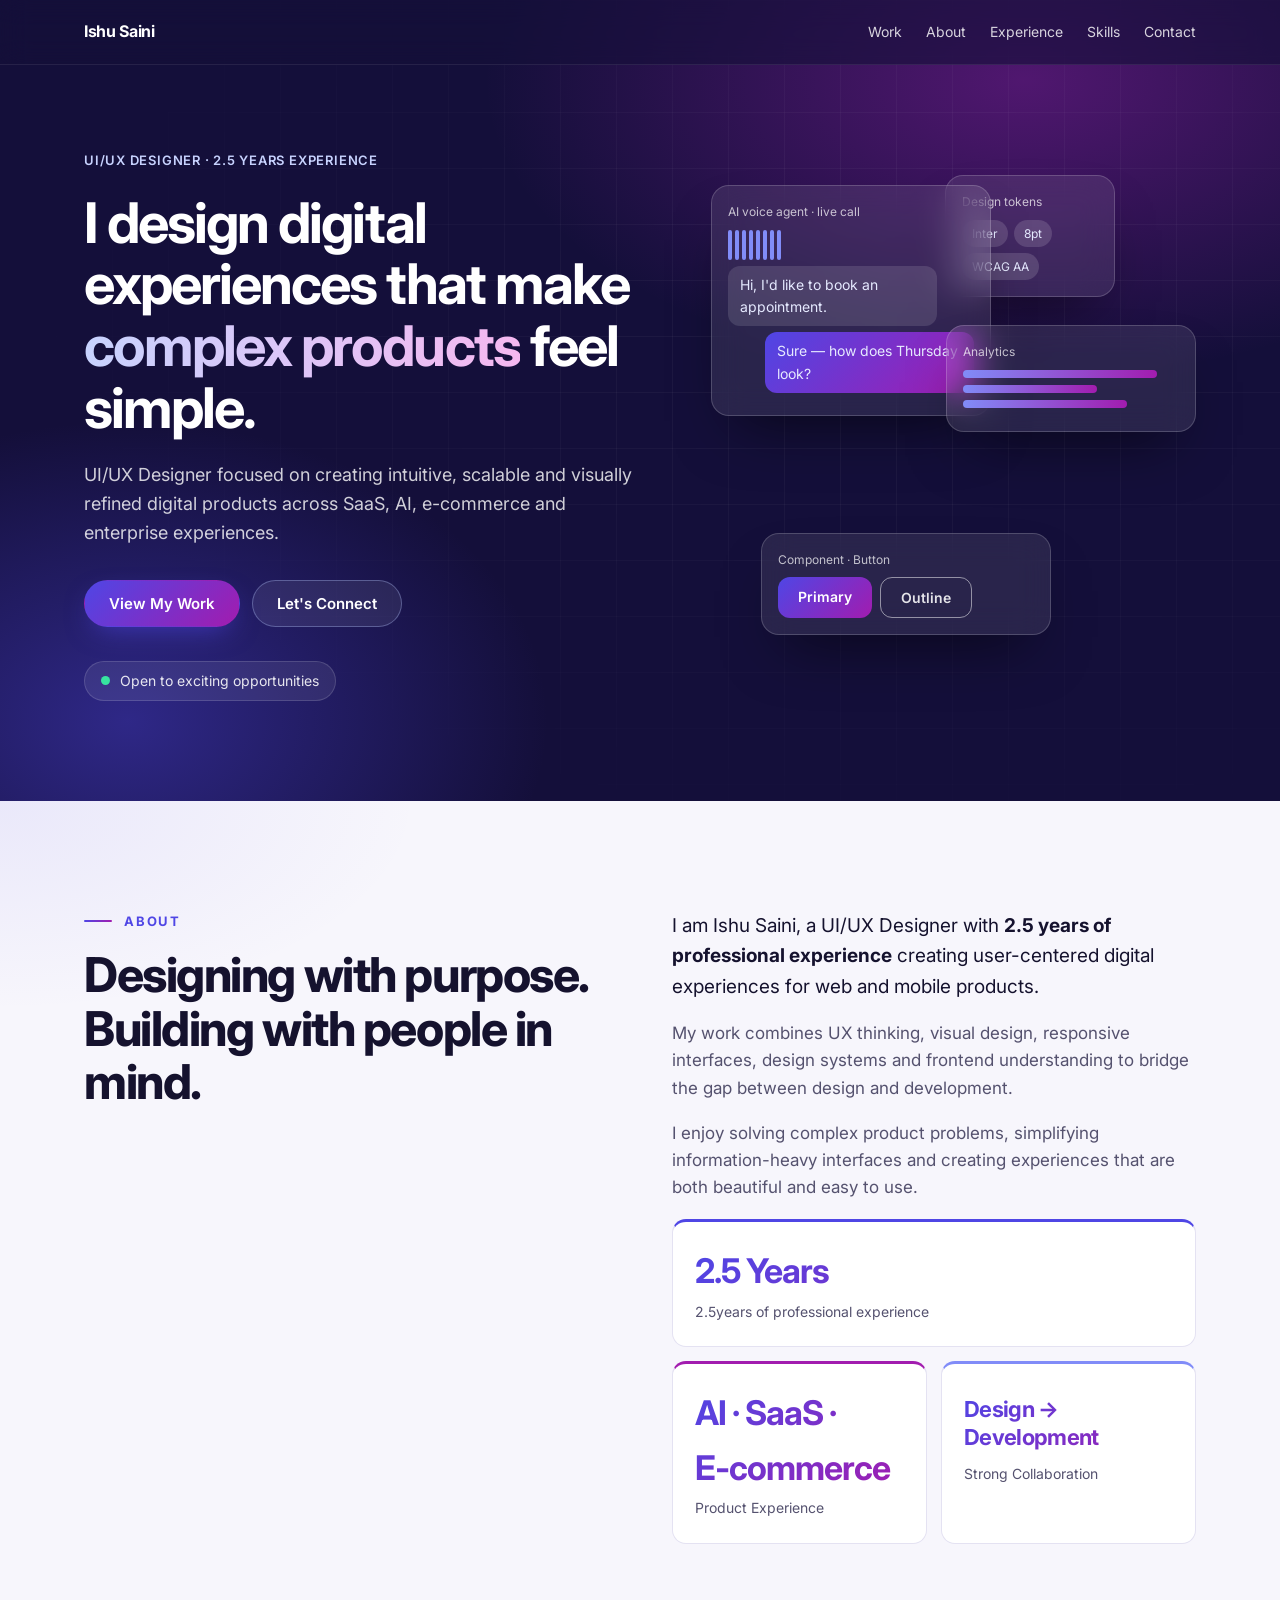
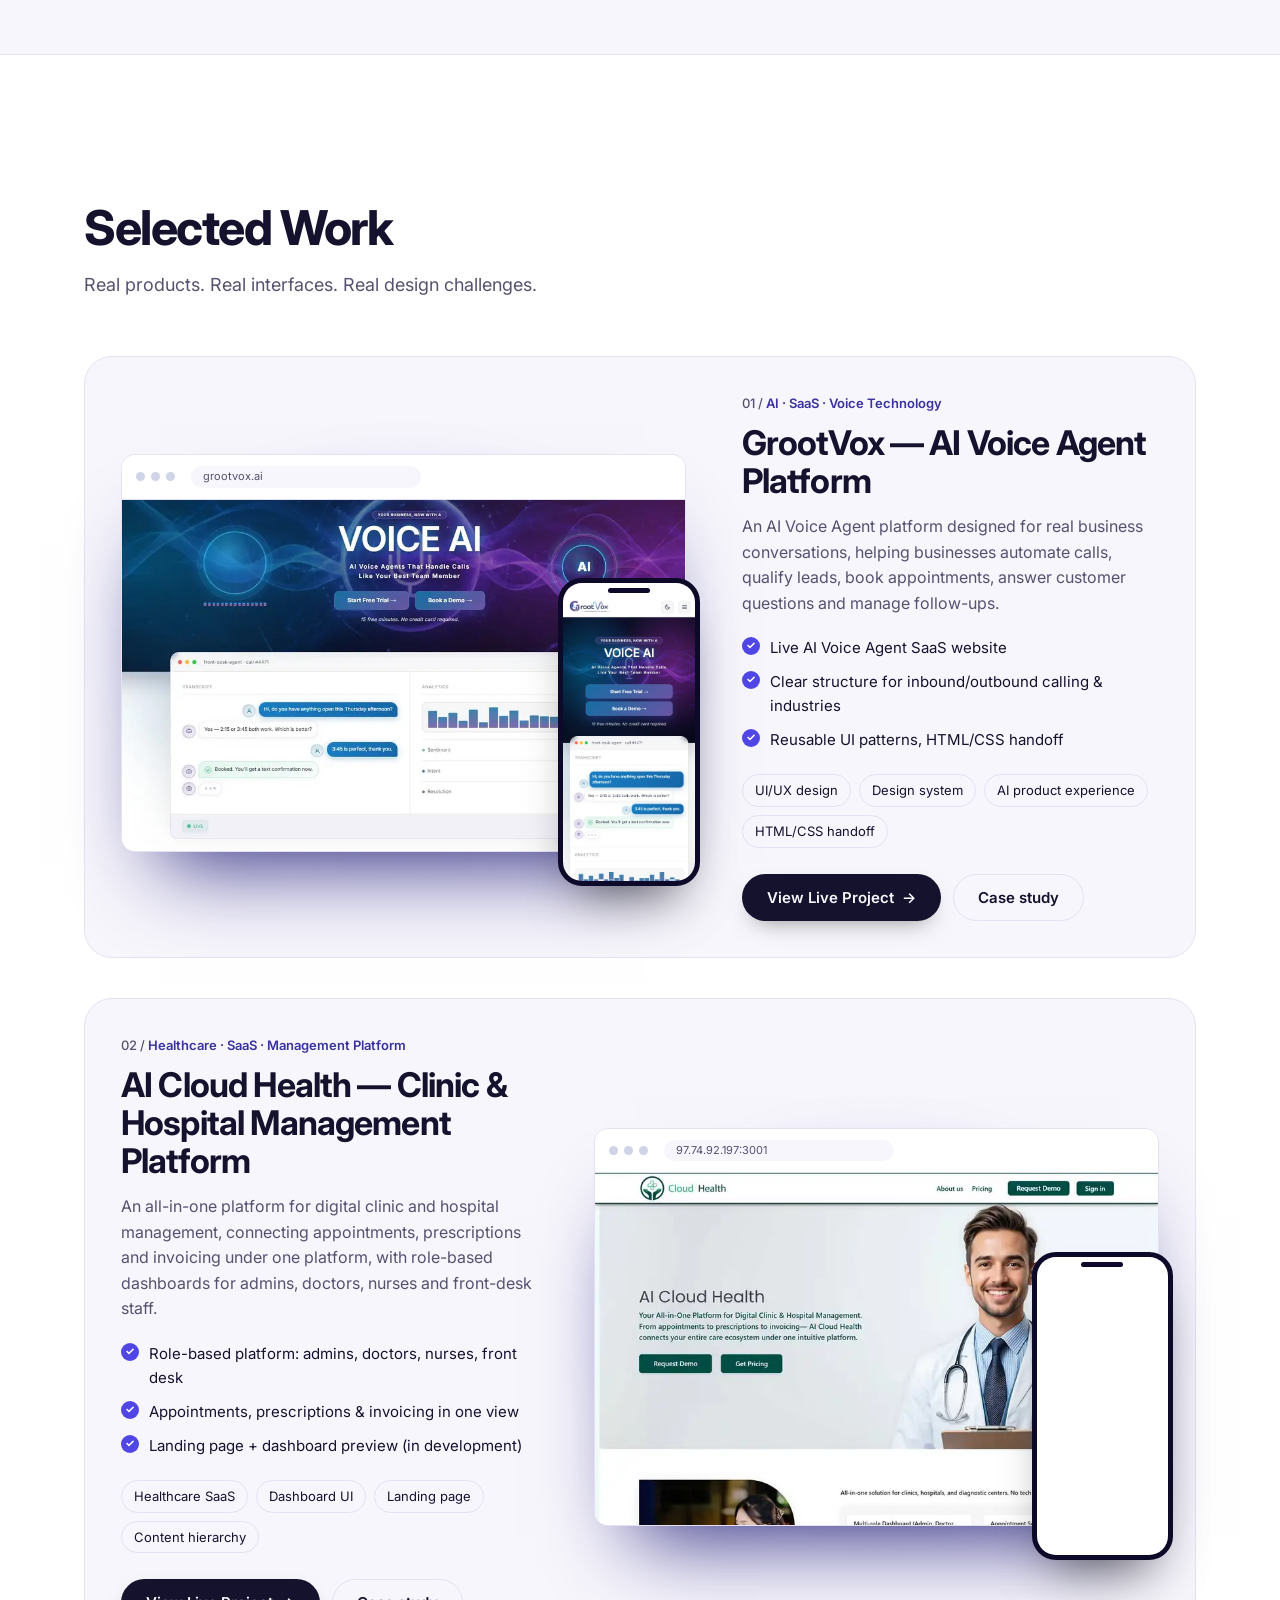
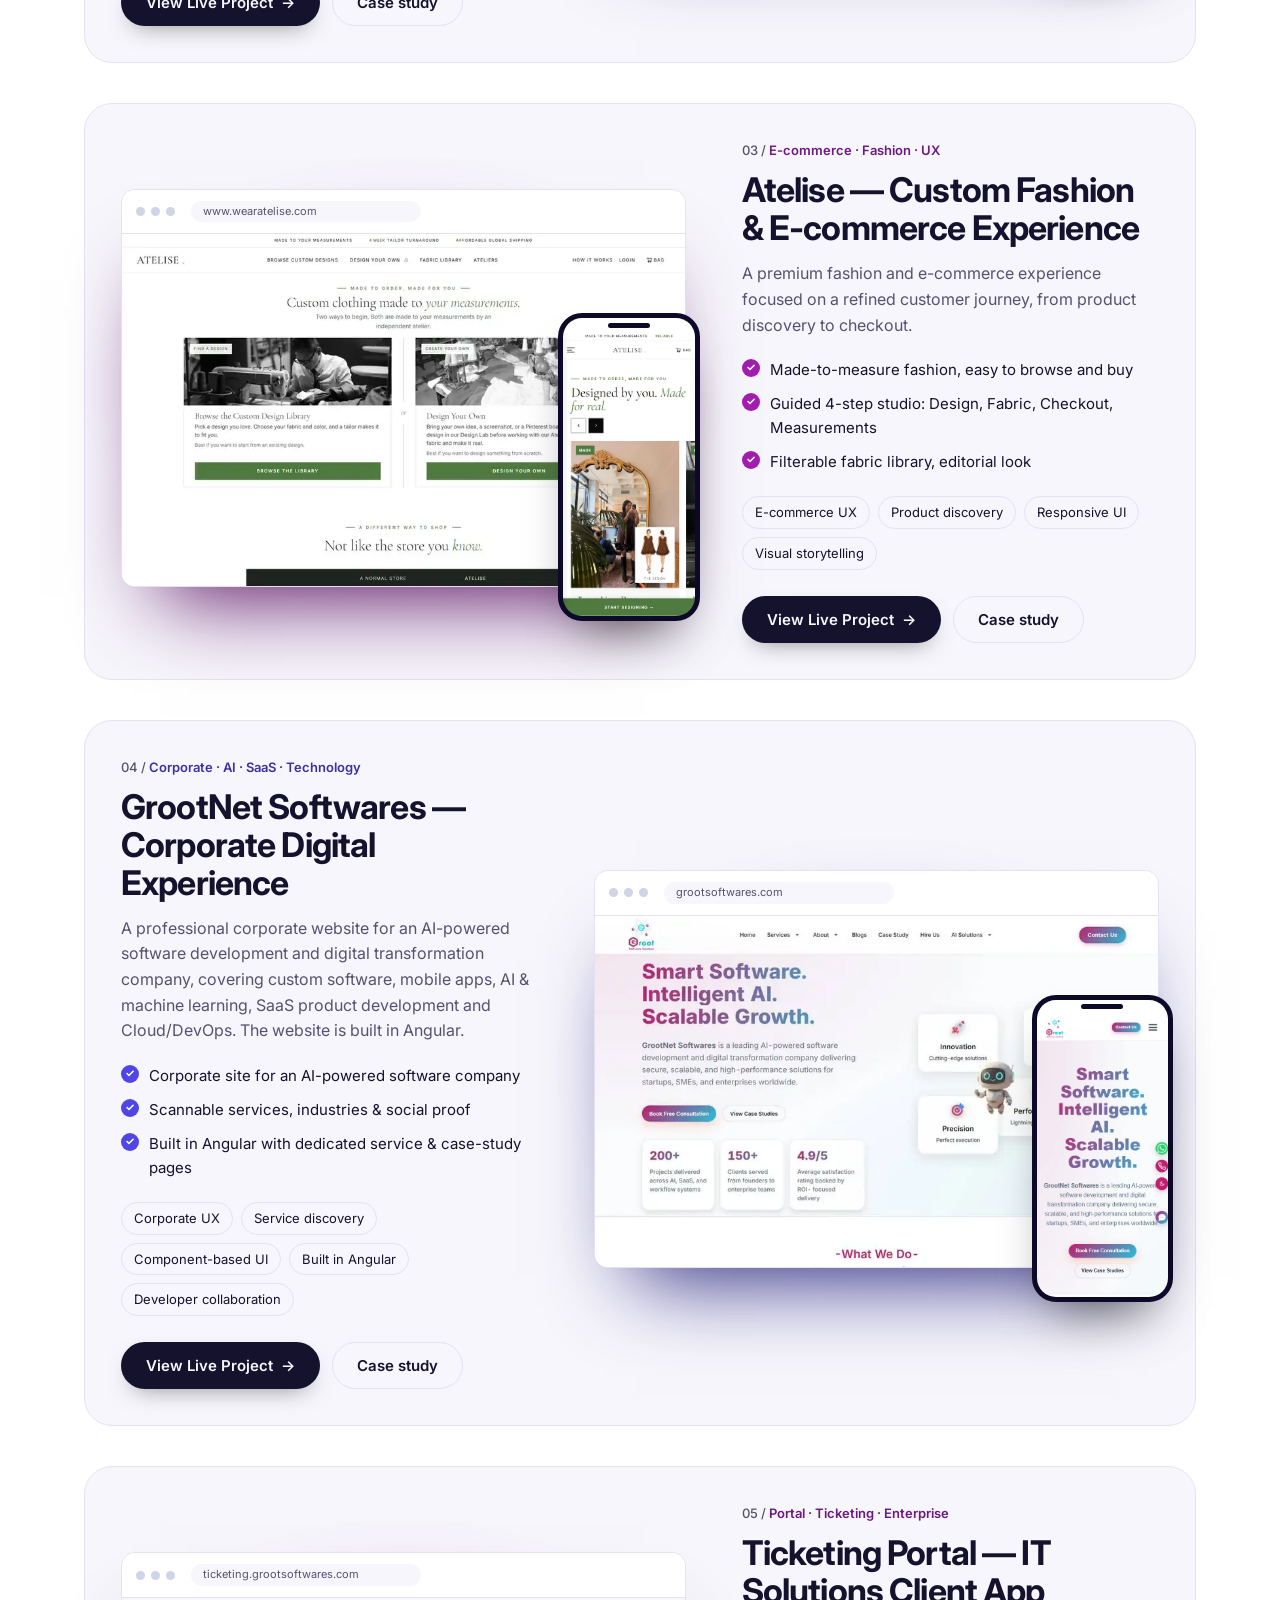
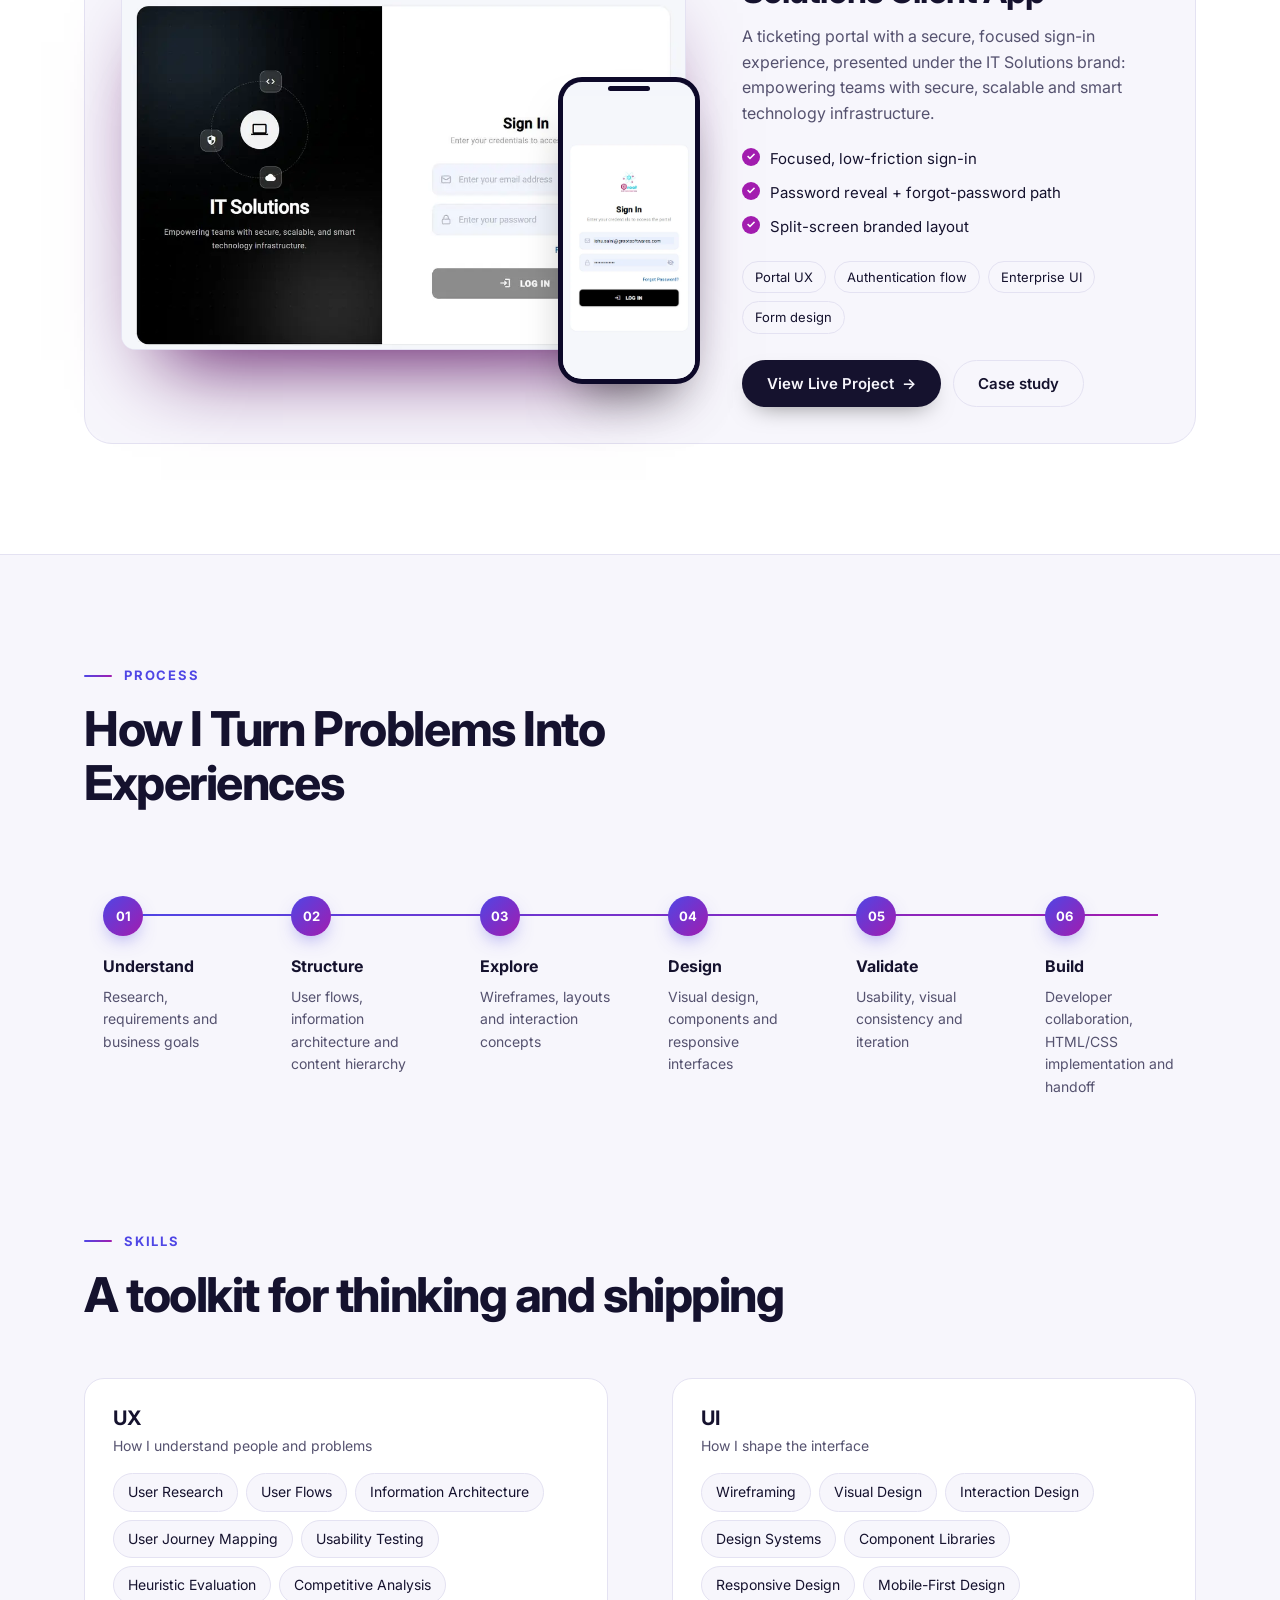
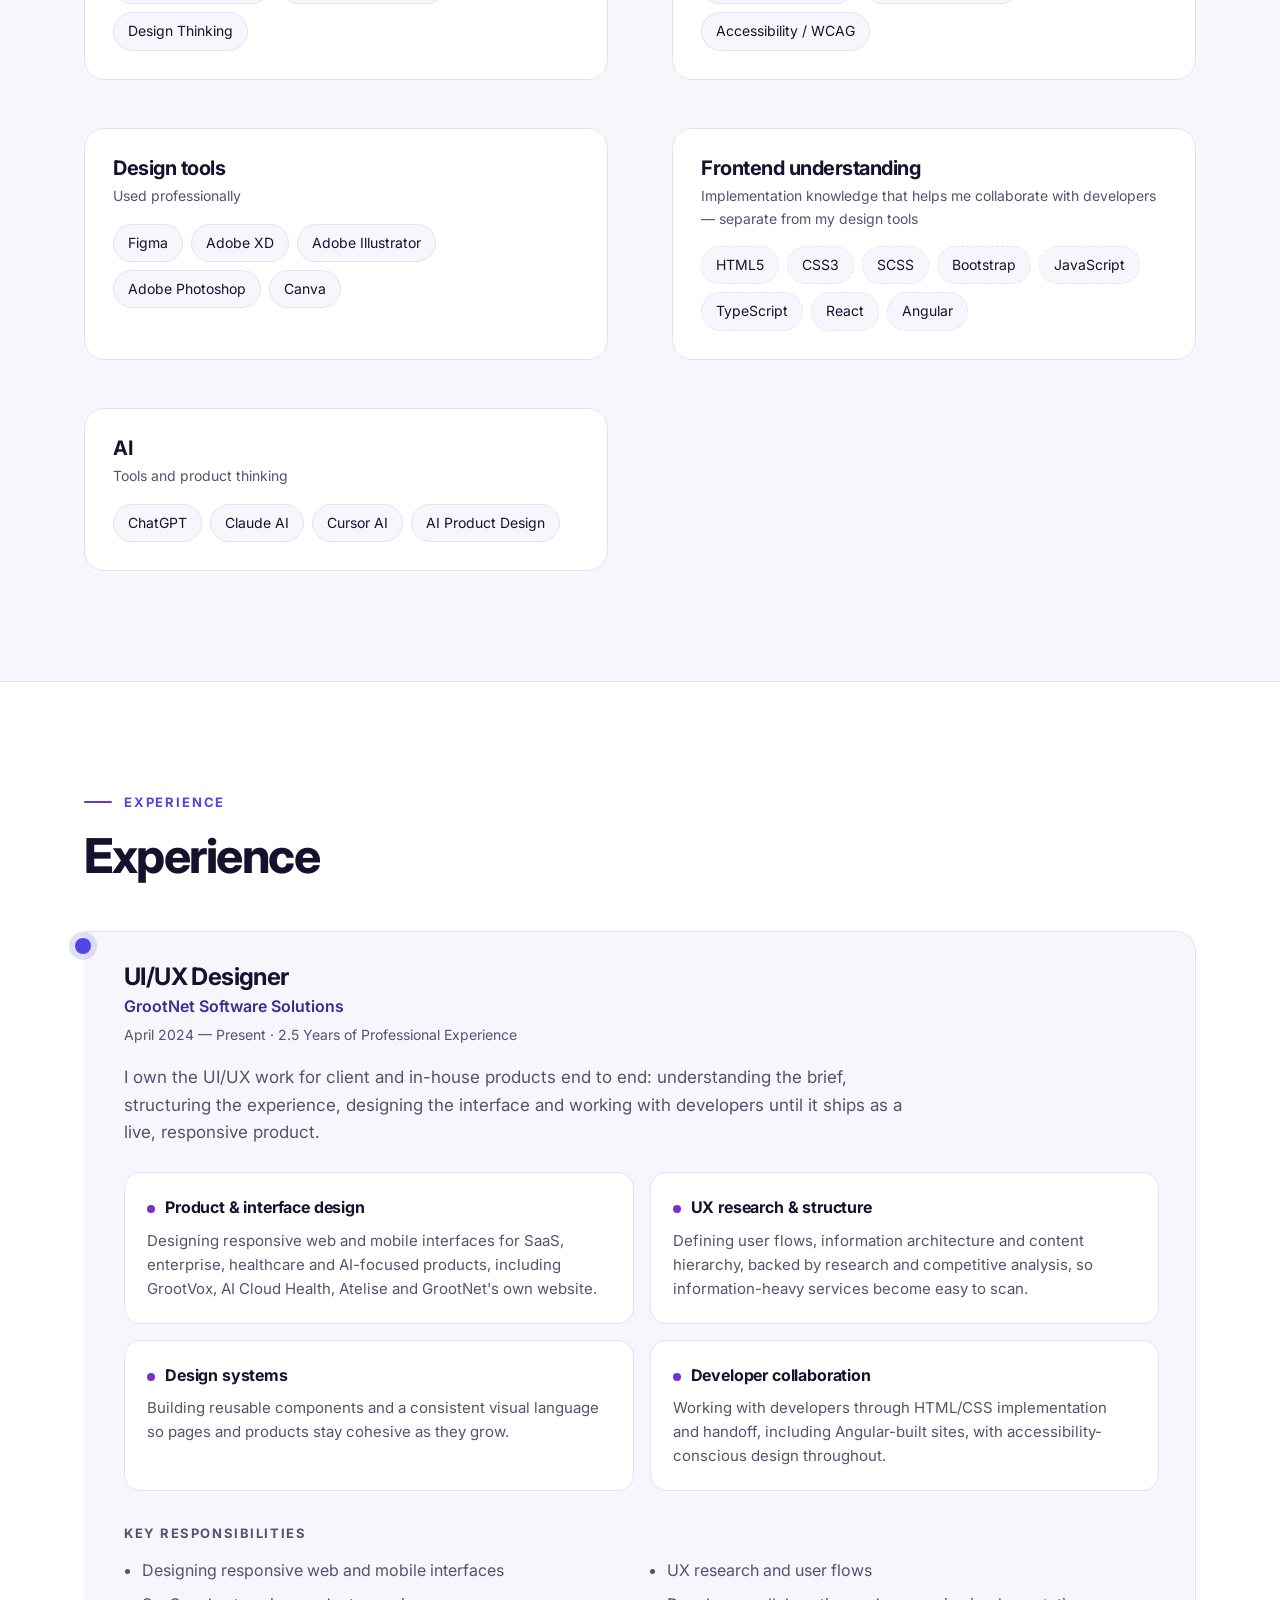
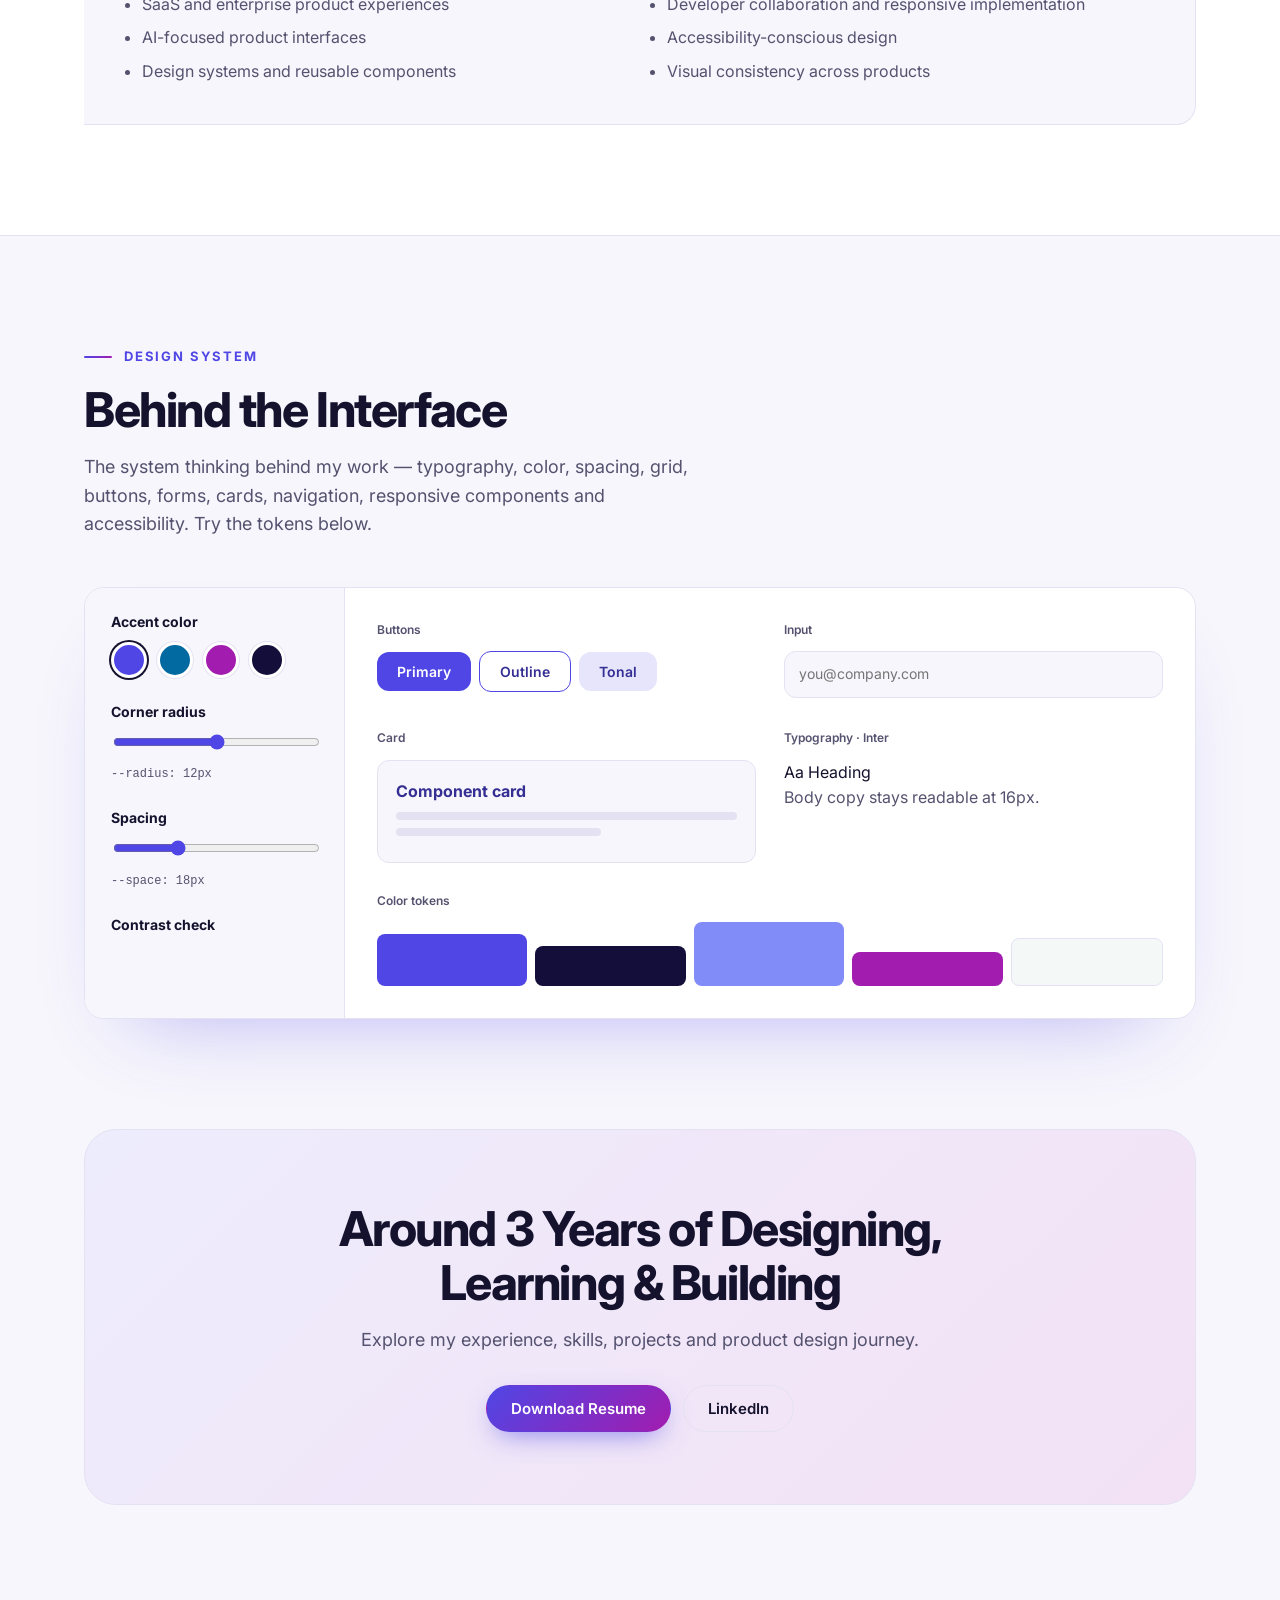
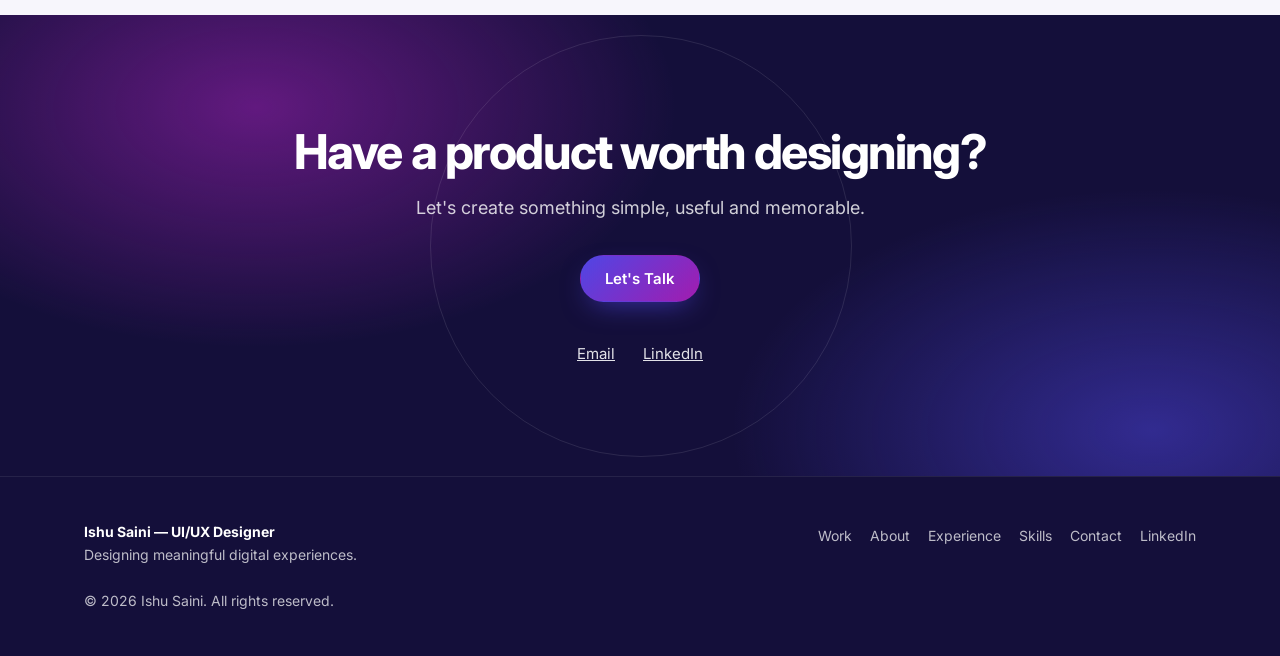
<file: index.html>
<!DOCTYPE html>
<html lang="en">

<head>
    <meta charset="utf-8">
    <meta name="viewport" content="width=device-width, initial-scale=1, viewport-fit=cover">
    <title>Ishu Saini — UI/UX Designer</title>
    <meta name="description" content="Portfolio of Ishu Saini, a UI/UX Designer with 2.5 years of experience designing SaaS, AI, e-commerce and enterprise products.">
    <meta name="theme-color" content="#140f3a">
    <script>document.documentElement.className += " js";</script>
    <link rel="preconnect" href="https://fonts.googleapis.com">
    <link rel="preconnect" href="https://fonts.gstatic.com" crossorigin>
    <link href="https://fonts.googleapis.com/css2?family=Inter:wght@400;500;600;700;800&display=swap" rel="stylesheet">
    <link rel="stylesheet" href="style.css">
    <noscript>
        <style>
            .rv {
                opacity: 1 !important;
                transform: none !important
            }
        </style>
    </noscript>
</head>

<body>
    <a class="skip" href="#main">Skip to main content</a>
    <header>
        <nav aria-label="Primary">
            <div class="w"><b>Ishu Saini</b>
                <div class="links" id="nl"><a href="#work">Work</a><a href="#about">About</a><a
                        href="#exp">Experience</a><a href="#skills">Skills</a><a href="#contact">Contact</a></div>
                <button class="mbtn" id="mb" aria-expanded="false" aria-controls="nl" aria-label="Menu"><span
                        class="bar1"></span><span class="bar2"></span><span class="bar3"></span></button>
            </div>
        </nav>
    </header>

    <main id="main" tabindex="-1">
        <div class="hero">
            <div class="w">
                <div>
                    <div class="eye">UI/UX DESIGNER · 2.5 YEARS EXPERIENCE</div>
                    <h1>I design digital experiences that make <span class="hl">complex products</span> feel simple.
                    </h1>
                    <p>UI/UX Designer focused on creating intuitive, scalable and visually refined digital products
                        across SaaS, AI, e-commerce and enterprise experiences.</p>
                    <div class="ctas"><a class="btn pri" href="#work">View My Work</a><a class="btn sec"
                            href="#contact">Let's Connect</a></div>
                    <div class="status"><i aria-hidden="true"></i>Open to exciting opportunities</div>
                </div>
                <div class="stage" id="stage" aria-hidden="true">
                    <div class="fc c4" data-d="14"><small>Design tokens</small>
                        <div class="chips"><span>Inter</span><span>8pt</span><span>WCAG AA</span></div>
                    </div>
                    <div class="fc c1" data-d="8"><small>AI voice agent · live call</small>
                        <div class="wave"><i></i><i style="animation-delay:.1s"></i><i
                                style="animation-delay:.25s"></i><i style="animation-delay:.4s"></i><i
                                style="animation-delay:.15s"></i><i style="animation-delay:.5s"></i><i
                                style="animation-delay:.3s"></i><i style="animation-delay:.05s"></i></div>
                        <div class="bub">Hi, I'd like to book an appointment.</div>
                        <div class="bub me">Sure — how does Thursday look?</div>
                    </div>
                    <div class="fc c2" data-d="18"><small>Analytics</small>
                        <div class="bar" style="width:90%"></div>
                        <div class="bar" style="width:62%"></div>
                        <div class="bar" style="width:76%"></div>
                    </div>
                    <div class="fc c3" data-d="11"><small>Component · Button</small>
                        <div style="display:flex;gap:8px"><span class="pb"
                                style="margin:0;background:linear-gradient(135deg,var(--royal),var(--purple))">Primary</span><span
                                class="pb o"
                                style="margin:0;color:rgba(255,255,255,.88);border-color:rgba(255,255,255,.5)">Outline</span>
                        </div>
                    </div>
                </div>
            </div>

        </div>
        <section id="about">
            <div class="w ab">
                <div class="rv">
                    <div class="kick">About</div>
                    <h2>Designing with purpose. Building with people in mind.</h2>
                </div>
                <div class="rv">
                    <p>I am Ishu Saini, a UI/UX Designer with <strong> 2.5 years of professional experience</strong>
                        creating user-centered digital experiences for web and mobile products.</p>
                    <p>My work combines UX thinking, visual design, responsive interfaces, design systems and frontend
                        understanding to bridge the gap between design and development.</p>
                    <p>I enjoy solving complex product problems, simplifying information-heavy interfaces and creating
                        experiences that are both beautiful and easy to use.</p>
                    <div class="stats">
                        <div><b data-n="2.5" data-s=" Years">0</b><span> 2.5years of professional experience</span></div>
                        <div><b>AI · SaaS · E&#8209;commerce</b><span>Product Experience</span></div>
                        <div><b>Design → Development</b><span>Strong Collaboration</span></div>
                    </div>
                </div>
            </div>
        </section>

        <section class="work" id="work">
            <div class="w">
                <div class="kick rv">Work</div>
                <h2 class="rv">Selected Work</h2>
                <p class="sub rv">Real products. Real interfaces. Real design challenges.</p>
                <div id="projects"></div>
            </div>
        </section>

        <section id="process">
            <div class="w">
                <div class="kick rv">Process</div>
                <h2 class="rv">How I Turn Problems Into Experiences</h2>
                <div class="steps" id="steps" role="list"><i aria-hidden="true"></i>
                    <div class="st" role="listitem">
                        <div class="n">01</div><b>Understand</b>
                        <p>Research, requirements and business goals</p>
                    </div>
                    <div class="st" role="listitem">
                        <div class="n">02</div><b>Structure</b>
                        <p>User flows, information architecture and content hierarchy</p>
                    </div>
                    <div class="st" role="listitem">
                        <div class="n">03</div><b>Explore</b>
                        <p>Wireframes, layouts and interaction concepts</p>
                    </div>
                    <div class="st" role="listitem">
                        <div class="n">04</div><b>Design</b>
                        <p>Visual design, components and responsive interfaces</p>
                    </div>
                    <div class="st" role="listitem">
                        <div class="n">05</div><b>Validate</b>
                        <p>Usability, visual consistency and iteration</p>
                    </div>
                    <div class="st" role="listitem">
                        <div class="n">06</div><b>Build</b>
                        <p>Developer collaboration, HTML/CSS implementation and handoff</p>
                    </div>
                </div>
            </div>
        </section>

        <section id="skills" style="padding-top:0">
            <div class="w">
                <div class="kick rv">Skills</div>
                <h2 class="rv">A toolkit for thinking and shipping</h2>
                <div class="sk">
                    <div>
                        <h3>UX</h3>
                        <p class="d">How I understand people and problems</p>
                        <div class="pills" role="list"><span role="listitem">User Research</span><span
                                role="listitem">User Flows</span><span role="listitem">Information
                                Architecture</span><span role="listitem">User Journey Mapping</span><span
                                role="listitem">Usability Testing</span><span role="listitem">Heuristic
                                Evaluation</span><span role="listitem">Competitive Analysis</span><span
                                role="listitem">Design Thinking</span></div>
                    </div>
                    <div>
                        <h3>UI</h3>
                        <p class="d">How I shape the interface</p>
                        <div class="pills" role="list"><span role="listitem">Wireframing</span><span
                                role="listitem">Visual Design</span><span role="listitem">Interaction Design</span><span
                                role="listitem">Design Systems</span><span role="listitem">Component
                                Libraries</span><span role="listitem">Responsive Design</span><span
                                role="listitem">Mobile-First Design</span><span role="listitem">Accessibility /
                                WCAG</span></div>
                    </div>
                    <div>
                        <h3>Design tools</h3>
                        <p class="d">Used professionally</p>
                        <div class="pills" role="list"><span role="listitem">Figma</span><span role="listitem">Adobe
                                XD</span><span role="listitem">Adobe Illustrator</span><span role="listitem">Adobe
                                Photoshop</span><span role="listitem">Canva</span></div>
                    </div>
                    <div class="fe">
                        <h3>Frontend understanding</h3>
                        <p class="d">Implementation knowledge that helps me collaborate with developers — separate from
                            my design tools</p>
                        <div class="pills" role="list"><span role="listitem">HTML5</span><span
                                role="listitem">CSS3</span><span role="listitem">SCSS</span><span
                                role="listitem">Bootstrap</span><span role="listitem">JavaScript</span><span
                                role="listitem">TypeScript</span><span role="listitem">React</span><span
                                role="listitem">Angular</span></div>
                    </div>
                    <div>
                        <h3>AI</h3>
                        <p class="d">Tools and product thinking</p>
                        <div class="pills" role="list"><span role="listitem">ChatGPT</span><span role="listitem">Claude
                                AI</span><span role="listitem">Cursor AI</span><span role="listitem">AI Product
                                Design</span></div>
                    </div>
                </div>
            </div>
        </section>

        <section class="exp" id="exp">
            <div class="w">
                <div class="kick rv">Experience</div>
                <h2 class="rv">Experience</h2>
                <div class="tl rv">
                    <h3>UI/UX Designer</h3>
                    <div class="co">GrootNet Software Solutions</div>
                    <div class="dt">April 2024 — Present · 2.5 Years of Professional Experience</div>
                    <p class="lead">I own the UI/UX work for client and in-house products end to end: understanding the
                        brief, structuring the experience, designing the interface and working with developers until it
                        ships as a live, responsive product.</p>
                    <div class="xg">
                        <div>
                            <h4>Product &amp; interface design</h4>
                            <p>Designing responsive web and mobile interfaces for SaaS, enterprise, healthcare and
                                AI-focused products, including GrootVox, AI Cloud Health, Atelise and GrootNet's own
                                website.</p>
                        </div>
                        <div>
                            <h4>UX research &amp; structure</h4>
                            <p>Defining user flows, information architecture and content hierarchy, backed by research
                                and competitive analysis, so information-heavy services become easy to scan.</p>
                        </div>
                        <div>
                            <h4>Design systems</h4>
                            <p>Building reusable components and a consistent visual language so pages and products stay
                                cohesive as they grow.</p>
                        </div>
                        <div>
                            <h4>Developer collaboration</h4>
                            <p>Working with developers through HTML/CSS implementation and handoff, including
                                Angular-built sites, with accessibility-conscious design throughout.</p>
                        </div>
                    </div>
                    <h4 class="sh">Key responsibilities</h4>
                    <ul>
                        <li>Designing responsive web and mobile interfaces</li>
                        <li>SaaS and enterprise product experiences</li>
                        <li>AI-focused product interfaces</li>
                        <li>Design systems and reusable components</li>
                        <li>UX research and user flows</li>
                        <li>Developer collaboration and responsive implementation</li>
                        <li>Accessibility-conscious design</li>
                        <li>Visual consistency across products</li>
                    </ul>
                </div>
            </div>
        </section>

        <section id="system">
            <div class="w">
                <div class="kick rv">Design system</div>
                <h2 class="rv">Behind the Interface</h2>
                <p class="sub rv">The system thinking behind my work — typography, color, spacing, grid, buttons, forms,
                    cards, navigation, responsive components and accessibility. Try the tokens below.</p>
                <div class="pg rv" id="pg">
                    <div class="ctl">
                        <h3>Accent color</h3>
                        <div class="sw" id="sw" role="group" aria-label="Accent color"><button
                                style="background:#4f46e5" aria-label="Indigo" aria-pressed="true"
                                data-c="#4f46e5"></button><button style="background:#0369a1" aria-label="Sky blue"
                                aria-pressed="false" data-c="#0369a1"></button><button style="background:#a21caf"
                                aria-label="Magenta" aria-pressed="false" data-c="#a21caf"></button><button
                                style="background:#140f3a" aria-label="Midnight" aria-pressed="false"
                                data-c="#140f3a"></button></div>
                        <h3>Corner radius</h3><input type="range" id="rad" min="0" max="24" value="12"
                            aria-label="Corner radius"><code id="radv">--radius: 12px</code>
                        <h3>Spacing</h3><input type="range" id="sp" min="12" max="32" value="18"
                            aria-label="Card padding"><code id="sv">--space: 18px</code>
                        <h3>Contrast check</h3>
                        <div id="cr" role="status" aria-live="polite" style="font-size:13px"></div>
                    </div>
                    <div class="pre" id="pre">
                        <div><span class="lb">Buttons</span><button class="pb">Primary</button><button
                                class="pb o">Outline</button><button class="pb t">Tonal</button></div>
                        <div><span class="lb">Input</span><input class="pi" placeholder="you@company.com"
                                aria-label="Sample input"></div>
                        <div><span class="lb">Card</span>
                            <div class="pc" id="pcard"><b>Component card</b>
                                <div class="ln"></div>
                                <div class="ln" style="width:60%"></div>
                            </div>
                        </div>
                        <div class="ty"><span class="lb">Typography · Inter</span>
                            <div>Aa Heading</div>
                            <div>Body copy stays readable at 16px.</div>
                        </div>
                        <div style="grid-column:1/-1"><span class="lb">Color tokens</span>
                            <div class="tk"><i style="background:var(--acc);height:52px"></i><i
                                    style="background:var(--navy);height:40px"></i><i
                                    style="background:var(--electric);height:64px"></i><i
                                    style="background:var(--purple);height:34px"></i><i
                                    style="background:#f4f8f6;height:48px;border:1px solid var(--line)"></i></div>
                        </div>
                    </div>
                </div>
            </div>
        </section>

        <section class="res" style="padding-top:0">
            <div class="w">
                <h2>Around 3 Years of Designing, Learning &amp; Building</h2>
                <p class="sub">Explore my experience, skills, projects and product design journey.</p>
                <div class="row"><a class="btn pri" href="Ishu_Saini_Resume.pdf" id="resume" download="Ishu_Saini_Resume.pdf" target="_blank" rel="noopener noreferrer">Download Resume</a><a class="btn ghost"
                        href="https://www.linkedin.com/in/ishusaini-001-designer/" target="_blank" rel="noopener noreferrer" data-li>LinkedIn</a></div>
            </div>
        </section>

        <section class="contact" id="contact">
            <div class="w">
                <h2>Have a product worth designing?</h2>
                <p class="sub">Let's create something simple, useful and memorable.</p>
                <a class="btn pri" href="mailto:ishusaini0239@gmail.com" id="talk">Let's Talk</a>
                <div class="lk"><a href="mailto:ishusaini0239@gmail.com">Email</a><a href="https://www.linkedin.com/in/ishusaini-001-designer/" target="_blank" rel="noopener noreferrer" data-li>LinkedIn</a>
                </div>
            </div>
        </section>

    </main>
    <footer>
        <div class="w">
            <div><b>Ishu Saini — UI/UX Designer</b>Designing meaningful digital experiences.</div>
            <nav aria-label="Footer"><a href="#work">Work</a><a href="#about">About</a><a href="#exp">Experience</a><a
                    href="#skills">Skills</a><a href="#contact">Contact</a>
                    <a href="https://www.linkedin.com/in/ishusaini-001-designer/" target="_blank" rel="noopener noreferrer" data-li>LinkedIn</a></nav>
            <div style="width:100%">© 2026 Ishu Saini. All rights reserved.</div>
        </div>
    </footer>


    <dialog id="dlg" aria-labelledby="dt">
        <div class="mb">
            <button class="x" aria-label="Close case study" id="cl">✕</button>
            <div class="tag" id="dtag"></div>
            <h3 id="dt" style="font-size:28px;margin:8px 0 6px"></h3>
            <div class="scrs" id="scrs" role="group" aria-label="Screens"></div>
            <div class="br">
                <div class="bh"><i></i><i></i><i></i><em id="durl"></em></div>
                <div class="scr" id="dscr"></div>
            </div>
            <div class="flow" id="dflow"></div>
            <div class="row" style="margin-top:28px"><a class="btn live" id="dlive" target="_blank" rel="noopener">View
                    Live Project <span aria-hidden="true">→</span><span class="sr">(opens in a new tab)</span></a></div>
        </div>
    </dialog>


    <script src="script.js" defer></script>
</body>

</html>
</file>
<file: style.css>
:root {
  --navy: #140f3a;
  --navyrgb: 20, 15, 58;
  --royal: #4f46e5;
  --electric: #818cf8;
  --purple: #a21caf;
  --alt: #0369a1;
  --hg1: 192, 38, 211;
  --hg2: 79, 70, 229;
  --focus: #4f46e5;
  --eyec: #c7d2fe;
  --bg: #f7f6fc;
  --line: #e4e2f2;
  --mute: #55526f;
  --ink: #15122e;
  --d-bg: #0f0b2b;
  --d-surface: #19143f;
  --d-line: #2f2a5e;
  --d-ink: #f1efff;
  --d-mute: #b3aedb;
  --d-focus: #a5b4fc;
  --d-gt1: #a5b4fc;
  --d-gt2: #f0abfc;
  --surface: #fff;
  --acc: var(--royal);
  --r: 12px;
  box-sizing: border-box;
}

@media (prefers-color-scheme: dark) {
  :root:not([data-theme="light"]) {
    --bg: var(--d-bg);
    --surface: var(--d-surface);
    --line: var(--d-line);
    --ink: var(--d-ink);
    --mute: var(--d-mute);
    --focus: var(--d-focus);
    --gt1: var(--d-gt1);
    --gt2: var(--d-gt2);
  }
}

:root[data-theme="dark"] {
  --bg: var(--d-bg);
  --surface: var(--d-surface);
  --line: var(--d-line);
  --ink: var(--d-ink);
  --mute: var(--d-mute);
  --focus: var(--d-focus);
  --gt1: var(--d-gt1);
  --gt2: var(--d-gt2);
}

html {
  -webkit-text-size-adjust: 100%;
  text-size-adjust: 100%;
  scroll-behavior: smooth;
  scroll-padding-top: env(safe-area-inset-top, 0px);
}

* {
  box-sizing: border-box;
}

body {
  margin: 0;
  background: var(--bg);
  color: var(--ink);
  font:
    400 16px/1.6 Inter,
    system-ui,
    -apple-system,
    Segoe UI,
    sans-serif;
  -webkit-font-smoothing: antialiased;
}

a {
  color: inherit;
}

h1,
h2,
h3 {
  line-height: 1.12;
  letter-spacing: -0.025em;
  margin: 0;
}

.w {
  max-width: 1160px;
  margin: 0 auto;
  padding: 0 24px;
}

section {
  padding: 110px 0;
}

h2 {
  font-size: clamp(30px, 4.4vw, 48px);
  font-weight: 700;
  max-width: 16em;
}

.sub {
  color: var(--mute);
  font-size: 18px;
  max-width: 34em;
  margin: 16px 0 0;
}

:focus-visible {
  outline: 3px solid var(--focus);
  outline-offset: 3px;
}

nav :focus-visible,
.hero :focus-visible,
.contact :focus-visible,
footer :focus-visible {
  outline-color: var(--eyec);
}

.sr {
  position: absolute;
  width: 1px;
  height: 1px;
  overflow: hidden;
  clip: rect(0 0 0 0);
  white-space: nowrap;
}

.skip {
  position: absolute;
  left: 16px;
  top: -60px;
  z-index: 50;
  background: #fff;
  color: var(--navy);
  padding: 10px 18px;
  border-radius: 8px;
  font-weight: 600;
  transition: top 0.15s;
}

.skip:focus {
  top: calc(12px + env(safe-area-inset-top, 0px));
}

main:focus {
  outline: none;
}

.btn {
  display: inline-flex;
  align-items: center;
  gap: 8px;
  padding: 13px 24px;
  border-radius: 999px;
  font:
    600 15px Inter,
    sans-serif;
  text-decoration: none;
  border: 1px solid transparent;
  cursor: pointer;
  transition:
    transform 0.2s,
    box-shadow 0.2s;
}

.btn:hover {
  transform: translateY(-2px);
}

.pri {
  background: linear-gradient(135deg, var(--royal), var(--purple));
  color: #fff;
  box-shadow: 0 10px 28px -10px rgba(var(--hg2), 0.7);
}

.sec {
  background: rgba(255, 255, 255, 0.08);
  color: inherit;
  border-color: rgba(160, 175, 230, 0.4);
}

nav {
  position: fixed;
  top: 0;
  padding-top: env(safe-area-inset-top, 0px);
  -webkit-backdrop-filter: blur(14px);
  left: 0;
  right: 0;
  z-index: 20;
  backdrop-filter: blur(14px);
  background: rgba(var(--navyrgb), 0.6);
  border-bottom: 1px solid rgba(255, 255, 255, 0.08);
}

nav .w {
  display: flex;
  justify-content: space-between;
  align-items: center;
  height: 64px;
}

nav b {
  color: #fff;
  font-weight: 700;
  letter-spacing: -0.02em;
}

nav div a {
  color: rgba(255, 255, 255, 0.82);
  text-decoration: none;
  font-size: 14px;
  margin-left: 24px;
}

nav div a:hover {
  color: #fff;
}

nav .links a {
  display: inline-block;
  padding: 8px 0;
}

.mbtn {
  display: none;
  width: 44px;
  height: 44px;
  padding: 0;
  border-radius: 12px;
  background: rgba(255, 255, 255, 0.1);
  border: 1px solid rgba(255, 255, 255, 0.3);
  cursor: pointer;
  position: relative;
  align-items: center;
  justify-content: center;
}

.mbtn span {
  position: absolute;
  left: 12px;
  right: 12px;
  height: 2px;
  border-radius: 2px;
  background: #fff;
  transition:
    transform 0.25s ease,
    opacity 0.2s ease,
    top 0.25s ease;
}

.mbtn .bar1 {
  top: 15px;
}

.mbtn .bar2 {
  top: 21px;
}

.mbtn .bar3 {
  top: 27px;
}

.mbtn[aria-expanded="true"] .bar1 {
  top: 21px;
  transform: rotate(45deg);
}

.mbtn[aria-expanded="true"] .bar2 {
  opacity: 0;
}

.mbtn[aria-expanded="true"] .bar3 {
  top: 21px;
  transform: rotate(-45deg);
}

@media (max-width: 720px) {
  .mbtn {
    display: inline-flex;
  }

  nav .links {
    display: none;
    position: absolute;
    top: 64px;
    left: 0;
    right: 0;
    background: var(--navy);
    padding: 8px 24px 20px;
    flex-direction: column;
    border-bottom: 1px solid rgba(255, 255, 255, 0.1);
  }

  nav .links.open {
    display: flex;
  }

  nav .links a {
    margin: 0;
    padding: 13px 0;
    font-size: 16px;
  }
}

/* hero */
.hero {
  background:
    radial-gradient(
      900px 500px at 80% 10%,
      rgba(var(--hg1), 0.35),
      transparent 60%
    ),
    radial-gradient(
      700px 500px at 10% 90%,
      rgba(var(--hg2), 0.45),
      transparent 60%
    ),
    var(--navy);
  color: #fff;
  padding: 150px 0 100px;
  overflow: hidden;
}

.hero .w {
  display: grid;
  grid-template-columns: 1.05fr 0.95fr;
  gap: 48px;
  align-items: center;
}

.eye {
  font-size: 13px;
  font-weight: 600;
  letter-spacing: 0.06em;
  color: var(--eyec);
  margin-bottom: 22px;
}

.hero h1 {
  font-size: clamp(38px, 5.6vw, 68px);
  font-weight: 800;
  margin-bottom: 22px;
}

.hero p {
  color: rgba(255, 255, 255, 0.8);
  font-size: 18px;
  max-width: 31em;
  margin: 0 0 32px;
}

.ctas {
  display: flex;
  gap: 12px;
  flex-wrap: wrap;
}

.status {
  display: inline-flex;
  gap: 10px;
  align-items: center;
  margin-top: 34px;
  padding: 8px 16px;
  border-radius: 99px;
  background: rgba(255, 255, 255, 0.08);
  border: 1px solid rgba(255, 255, 255, 0.14);
  font-size: 14px;
  color: rgba(255, 255, 255, 0.88);
}

.status i {
  width: 9px;
  height: 9px;
  border-radius: 50%;
  background: #37e3a0;
  box-shadow: 0 0 0 0 rgba(55, 227, 160, 0.6);
  animation: pl 2.2s infinite;
}

@keyframes pl {
  70% {
    box-shadow: 0 0 0 9px rgba(55, 227, 160, 0);
  }

  100% {
    box-shadow: 0 0 0 0 rgba(55, 227, 160, 0);
  }
}

.stage {
  position: relative;
  height: 460px;
  perspective: 900px;
}

.fc {
  position: absolute;
  background: rgba(255, 255, 255, 0.09);
  border: 1px solid rgba(255, 255, 255, 0.18);
  backdrop-filter: blur(16px);
  border-radius: 16px;
  padding: 16px;
  -webkit-backdrop-filter: blur(16px);
  box-shadow: 0 30px 60px -25px rgba(0, 0, 0, 0.6);
  transition: transform 0.25s ease-out;
  font-size: 13px;
  color: #e6eaff;
}

.fc small {
  color: rgba(255, 255, 255, 0.72);
  display: block;
  margin-bottom: 8px;
  font-size: 12px;
}

.c1 {
  width: 250px;
  top: 10px;
  left: 4%;
}

.c2 {
  width: 230px;
  top: 120px;
  right: 0;
}

.c3 {
  width: 270px;
  bottom: 40px;
  left: 14%;
}

.c4 {
  width: 170px;
  top: 0;
  right: 16%;
}

.bar {
  height: 8px;
  border-radius: 9px;
  background: linear-gradient(90deg, var(--electric), var(--purple));
  margin: 7px 0;
}

.bub {
  padding: 8px 12px;
  border-radius: 12px;
  background: rgba(255, 255, 255, 0.12);
  margin: 6px 0;
  max-width: 85%;
}

.bub.me {
  background: linear-gradient(135deg, var(--royal), var(--purple));
  margin-left: auto;
}

.wave {
  display: flex;
  gap: 3px;
  align-items: center;
  height: 30px;
}

.wave i {
  width: 4px;
  background: var(--electric);
  border-radius: 4px;
  animation: wv 1.4s ease-in-out infinite;
}

@keyframes wv {
  50% {
    transform: scaleY(0.35);
  }
}

.wave i {
  height: 100%;
}

.chips {
  display: flex;
  gap: 6px;
  flex-wrap: wrap;
}

.chips span {
  padding: 4px 10px;
  border-radius: 99px;
  background: rgba(255, 255, 255, 0.14);
  font-size: 12px;
}

@media (max-width: 900px) {
  .hero .w {
    grid-template-columns: 1fr;
  }

  .stage {
    height: 400px;
  }
}

/* about */
.ab {
  display: grid;
  grid-template-columns: 1fr 1fr;
  gap: 64px;
  align-items: start;
}

.ab > * {
  min-width: 0;
}

.ab p {
  color: var(--mute);
  margin: 0 0 18px;
  font-size: 17px;
}

.stats {
  display: grid;
  grid-template-columns: 1fr 1fr;
  gap: 0;
  border-top: 1px solid var(--line);
}

.stats div {
  padding: 26px 0;
  border-bottom: 1px solid var(--line);
}

.stats div:nth-child(odd) {
  padding-right: 20px;
  border-right: 1px solid var(--line);
}

.stats div:nth-child(even) {
  padding-left: 28px;
}

.stats b {
  display: block;
  font-size: clamp(24px, 3vw, 34px);
  letter-spacing: -0.03em;
  background: linear-gradient(
    135deg,
    var(--gt1, var(--royal)),
    var(--gt2, var(--purple))
  );
  -webkit-background-clip: text;
  background-clip: text;
  color: transparent;
}

.stats span {
  color: var(--mute);
  font-size: 14px;
}

@media (max-width: 480px) {
  .stats {
    grid-template-columns: 1fr;
  }

  .stats div:nth-child(odd),
  .stats div:nth-child(even) {
    padding: 22px 0;
    border-right: 0;
  }
}

@media (max-width: 820px) {
  .ab {
    grid-template-columns: 1fr;
    gap: 32px;
  }
}

/* work */
.work {
  background: var(--surface);
  border-block: 1px solid var(--line);
}

.proj {
  display: grid;
  grid-template-columns: 1.15fr 0.85fr;
  gap: 56px;
  align-items: center;
  margin-top: 90px;
}

.proj:nth-of-type(even) {
  grid-template-columns: 0.85fr 1.15fr;
}

.proj:nth-of-type(even) .pv {
  order: 2;
}

.tag {
  font-size: 13px;
  font-weight: 600;
  color: color-mix(in srgb, var(--acc) 62%, var(--ink));
}

.proj h3 {
  font-size: clamp(24px, 3vw, 34px);
  margin: 10px 0 14px;
}

.proj p {
  color: var(--mute);
  margin: 0 0 20px;
}

.tags {
  display: flex;
  flex-wrap: wrap;
  gap: 8px;
  margin-bottom: 26px;
}

.tags span {
  font-size: 13px;
  padding: 5px 12px;
  border-radius: 99px;
  border: 1px solid var(--line);
  transition: 0.25s;
}

.proj:hover .tags span {
  border-color: var(--acc);
  transform: translateY(-2px);
}

.proj:hover .tags span:nth-child(2) {
  transition-delay: 0.05s;
}

.proj:hover .tags span:nth-child(3) {
  transition-delay: 0.1s;
}

.proj:hover .tags span:nth-child(4) {
  transition-delay: 0.15s;
}

.row {
  display: flex;
  gap: 12px;
  flex-wrap: wrap;
}

.ghost {
  border-color: var(--line);
  background: none;
  color: var(--ink);
}

.live {
  background: var(--ink);
  color: var(--bg);
}

.pv {
  cursor: pointer;
  border: 0;
  background: none;
  padding: 0;
  text-align: left;
  font: inherit;
  color: inherit;
  width: 100%;
}

.br {
  border-radius: 14px;
  overflow: hidden;
  background: var(--bg);
  border: 1px solid var(--line);
  box-shadow: 0 40px 70px -35px rgba(15, 30, 100, 0.45);
  transition:
    transform 0.45s,
    box-shadow 0.45s;
}

.pv:hover .br,
.pv:focus-visible .br {
  transform: translateY(-6px) scale(1.02);
}

.bh {
  display: flex;
  gap: 6px;
  padding: 11px 14px;
  background: var(--surface);
  border-bottom: 1px solid var(--line);
  align-items: center;
}

.bh i {
  width: 9px;
  height: 9px;
  border-radius: 50%;
  background: #cfd4e6;
}

.bh em {
  font-style: normal;
  font-size: 11px;
  color: var(--mute);
  margin-left: 10px;
  padding: 2px 12px;
  border-radius: 99px;
  background: var(--bg);
  flex: 1;
  max-width: 230px;
}

.scr {
  aspect-ratio: 16/10;
  padding: 20px;
  position: relative;
  overflow: hidden;
}

.hint {
  position: absolute;
  right: 14px;
  bottom: 12px;
  font-size: 12px;
  font-weight: 600;
  padding: 5px 12px;
  border-radius: 99px;
  background: var(--ink);
  color: var(--bg);
  opacity: 0;
  transform: translateY(6px);
  transition: 0.3s;
}

.pv:hover .hint,
.pv:focus-visible .hint {
  opacity: 1;
  transform: none;
}

.m {
  border-radius: 8px;
  background: var(--surface);
  border: 1px solid var(--line);
}

.ln {
  height: 8px;
  border-radius: 9px;
  background: var(--line);
  margin: 8px 0;
}

.hd {
  height: 18px;
  border-radius: 9px;
  background: var(--ink);
  opacity: 0.85;
  width: 70%;
  margin: 10px 0;
}

.g3 {
  display: grid;
  grid-template-columns: repeat(3, 1fr);
  gap: 10px;
  margin-top: 14px;
}

.g3 .m {
  height: 70px;
  padding: 10px;
}

.flow {
  display: grid;
  grid-template-columns: repeat(4, 1fr);
  gap: 10px;
  margin: 26px 0 0;
}

.flow div {
  padding: 20px;
  border: 1px solid var(--line);
  border-radius: var(--r);
  background: var(--bg);
}

.flow b {
  display: block;
  color: var(--acc);
  font-size: 13px;
  margin-bottom: 8px;
}

.flow p {
  font-size: 14px;
  margin: 0;
}

@media (max-width: 900px) {
  .proj,
  .proj:nth-of-type(even) {
    grid-template-columns: 1fr;
    gap: 28px;
    margin-top: 64px;
  }

  .proj:nth-of-type(even) .pv {
    order: 0;
  }

  .flow {
    grid-template-columns: 1fr 1fr;
  }
}

/* modal */
dialog {
  border: 0;
  padding: 0;
  border-radius: 20px;
  width: min(920px, 94vw);
  max-height: 90vh;
  background: var(--surface);
  color: var(--ink);
  box-shadow: 0 50px 100px -30px rgba(0, 0, 0, 0.6);
}

dialog::backdrop {
  background: rgba(6, 10, 30, 0.65);
  backdrop-filter: blur(4px);
}

dialog[open] {
  animation: pop 0.35s ease;
}

@keyframes pop {
  from {
    opacity: 0;
    transform: translateY(16px) scale(0.98);
  }
}

.mb {
  padding: 36px;
}

.x {
  float: right;
  border: 1px solid var(--line);
  background: none;
  color: var(--ink);
  width: 38px;
  height: 38px;
  border-radius: 50%;
  cursor: pointer;
  font-size: 18px;
}

.scrs {
  display: flex;
  gap: 8px;
  flex-wrap: wrap;
  margin: 18px 0;
}

.scrs button {
  font:
    500 13px Inter,
    sans-serif;
  padding: 7px 14px;
  border-radius: 99px;
  border: 1px solid var(--line);
  background: none;
  color: var(--ink);
  cursor: pointer;
}

.scrs button[aria-pressed="true"] {
  background: var(--acc);
  border-color: var(--acc);
  color: #fff;
}

.mob {
  position: absolute;
  right: 20px;
  bottom: -20px;
  width: 26%;
  aspect-ratio: 9/17;
  border-radius: 18px;
  border: 5px solid var(--ink);
  background: var(--surface);
  padding: 10px;
}

/* process */
.steps {
  display: grid;
  grid-template-columns: repeat(6, 1fr);
  gap: 18px;
  margin-top: 64px;
  position: relative;
}

.steps:before,
.steps i {
  content: "";
  position: absolute;
  top: 19px;
  left: 20px;
  height: 2px;
  background: var(--line);
  width: calc(100% - 40px);
}

.steps i {
  background: linear-gradient(90deg, var(--royal), var(--purple));
  width: 0;
  transition: width 2.2s ease;
}

.steps.on i {
  width: calc(100% - 40px);
}

.st {
  position: relative;
}

.st .n {
  width: 40px;
  height: 40px;
  border-radius: 50%;
  background: var(--surface);
  border: 2px solid var(--royal);
  display: grid;
  place-items: center;
  font-weight: 700;
  font-size: 13px;
  color: color-mix(in srgb, var(--royal) 55%, var(--ink));
  margin-bottom: 18px;
  position: relative;
  z-index: 1;
}

.st b {
  display: block;
  margin-bottom: 6px;
}

.st p {
  color: var(--mute);
  font-size: 14px;
  margin: 0;
}

@media (max-width: 900px) {
  .steps {
    grid-template-columns: 1fr;
    gap: 26px;
  }

  .steps:before,
  .steps i {
    top: 20px;
    bottom: 20px;
    left: 19px;
    width: 2px;
    height: 0;
  }

  .steps:before {
    height: calc(100% - 40px);
  }

  .steps.on i {
    width: 2px;
    height: calc(100% - 40px);
  }

  .st {
    padding-left: 60px;
  }

  .st .n {
    position: absolute;
    left: 0;
    top: 0;
  }
}

/* skills */
.sk {
  display: grid;
  grid-template-columns: repeat(2, 1fr);
  gap: 48px 64px;
  margin-top: 56px;
}

.sk h3 {
  font-size: 20px;
  margin-bottom: 6px;
}

.sk .d {
  color: var(--mute);
  font-size: 14px;
  margin: 0 0 16px;
}

.pills {
  display: flex;
  flex-wrap: wrap;
  gap: 8px;
}

.pills span {
  padding: 7px 14px;
  border-radius: 99px;
  background: var(--surface);
  border: 1px solid var(--line);
  font-size: 14px;
  transition: 0.2s;
}

.pills span:hover {
  background: var(--royal);
  color: #fff;
  border-color: var(--royal);
  transform: translateY(-2px);
}

.fe span {
  border-style: dashed;
}

@media (max-width: 820px) {
  .sk {
    grid-template-columns: 1fr;
  }
}

/* exp */
.exp {
  background: var(--surface);
  border-block: 1px solid var(--line);
}

.tl {
  margin-top: 48px;
  border-left: 2px solid var(--line);
  padding-left: 36px;
  position: relative;
  max-width: 760px;
}

.tl:before {
  content: "";
  position: absolute;
  left: -9px;
  top: 6px;
  width: 16px;
  height: 16px;
  border-radius: 50%;
  background: var(--royal);
  box-shadow: 0 0 0 6px rgba(var(--hg2), 0.16);
}

.tl h3 {
  font-size: 24px;
}

.tl .co {
  color: color-mix(in srgb, var(--royal) 55%, var(--ink));
  font-weight: 600;
  margin: 4px 0;
}

.tl .dt {
  color: var(--mute);
  font-size: 14px;
}

.tl ul {
  columns: 2;
  gap: 32px;
  padding-left: 18px;
  margin: 22px 0 0;
  color: var(--mute);
}

.tl li {
  margin-bottom: 8px;
  break-inside: avoid;
}

@media (max-width: 700px) {
  .tl ul {
    columns: 1;
  }
}

/* playground */
.pg {
  margin-top: 48px;
  display: grid;
  grid-template-columns: 260px 1fr;
  gap: 0;
  border: 1px solid var(--line);
  border-radius: 20px;
  overflow: hidden;
  background: var(--surface);
}

.ctl {
  padding: 26px;
  border-right: 1px solid var(--line);
  background: var(--bg);
}

.ctl h3 {
  margin: 0 0 12px;
  font-size: 14px;
  letter-spacing: 0;
}

.ctl > * + h3 {
  margin-top: 26px;
}

.sw {
  display: flex;
  gap: 10px;
}

.sw button {
  width: 36px;
  height: 36px;
  border-radius: 50%;
  border: 3px solid var(--surface);
  box-shadow: 0 0 0 1px var(--line);
  cursor: pointer;
}

.sw button[aria-pressed="true"] {
  box-shadow: 0 0 0 2px var(--ink);
}

.ctl input[type="range"] {
  width: 100%;
  accent-color: var(--acc);
}

.ctl code {
  font-size: 12px;
  color: var(--mute);
  display: block;
  margin-top: 8px;
}

.pre {
  padding: 32px;
  display: grid;
  grid-template-columns: 1fr 1fr;
  gap: 28px;
}

.pre .lb {
  font-size: 12px;
  color: var(--mute);
  font-weight: 600;
  margin-bottom: 12px;
  display: block;
}

.pb {
  background: var(--acc);
  color: #fff;
  border: 0;
  padding: 11px 20px;
  border-radius: var(--r);
  font:
    600 14px Inter,
    sans-serif;
  cursor: pointer;
  margin: 0 8px 8px 0;
}

.pb.o {
  background: none;
  color: color-mix(in srgb, var(--acc) 55%, var(--ink));
  border: 1.5px solid var(--acc);
}

.pb.t {
  background: color-mix(in srgb, var(--acc) 14%, transparent);
  color: color-mix(in srgb, var(--acc) 55%, var(--ink));
}

.pi {
  width: 100%;
  padding: 11px 14px;
  border-radius: var(--r);
  border: 1.5px solid var(--line);
  background: var(--bg);
  color: var(--ink);
  font: inherit;
  font-size: 14px;
}

.pi:focus {
  border-color: var(--acc);
  outline: 3px solid color-mix(in srgb, var(--acc) 25%, transparent);
}

.pc {
  border: 1px solid var(--line);
  border-radius: var(--r);
  padding: 18px;
  background: var(--bg);
}

.pc b {
  color: color-mix(in srgb, var(--acc) 55%, var(--ink));
}

.ty div:first-child {
  font-size: 30px;
  font-weight: 700;
  letter-spacing: -0.03em;
}

.ty div + div {
  font-size: 16px;
  color: var(--mute);
}

.tk {
  display: flex;
  gap: 8px;
  align-items: end;
}

.tk i {
  flex: 1;
  border-radius: 8px;
}

@media (max-width: 820px) {
  .pg {
    grid-template-columns: 1fr;
  }

  .ctl {
    border-right: 0;
    border-bottom: 1px solid var(--line);
  }

  .pre {
    grid-template-columns: 1fr;
    padding: 22px;
  }
}

/* resume + contact */
.res {
  text-align: center;
}

.res h2 {
  margin: 0 auto;
}

.res .sub {
  margin: 16px auto 30px;
}

.res .row {
  justify-content: center;
}

.contact {
  background:
    radial-gradient(
      700px 400px at 20% 20%,
      rgba(var(--hg1), 0.45),
      transparent 60%
    ),
    radial-gradient(
      700px 400px at 90% 90%,
      rgba(var(--hg2), 0.5),
      transparent 60%
    ),
    var(--navy);
  color: #fff;
  position: relative;
  overflow: hidden;
  text-align: center;
}

.contact:before {
  content: "";
  position: absolute;
  width: 420px;
  height: 420px;
  border-radius: 50%;
  border: 1px solid rgba(255, 255, 255, 0.1);
  left: 50%;
  top: 50%;
  margin: -210px;
  animation: rp 9s ease-in-out infinite;
}

@keyframes rp {
  50% {
    transform: scale(1.5);
    opacity: 0.3;
  }
}

.contact .w {
  position: relative;
}

.contact h2 {
  margin: 0 auto;
}

.contact .sub {
  color: rgba(255, 255, 255, 0.8);
  margin: 16px auto 32px;
}

.lk {
  display: flex;
  gap: 28px;
  justify-content: center;
  flex-wrap: wrap;
  margin-top: 40px;
  font-size: 15px;
}

.lk a {
  color: rgba(255, 255, 255, 0.88);
}

footer {
  background: var(--navy);
  color: rgba(255, 255, 255, 0.72);
  padding: 44px 0;
  font-size: 14px;
}

footer .w {
  display: flex;
  justify-content: space-between;
  gap: 24px;
  flex-wrap: wrap;
}

footer b {
  color: #fff;
  display: block;
}

footer nav {
  all: unset;
  display: flex;
  flex-wrap: wrap;
  gap: 8px 18px;
}

footer a {
  text-decoration: none;
  padding: 4px 0;
  display: inline-block;
}

footer a:hover {
  color: #fff;
}

.js .rv {
  opacity: 0;
  transform: translateY(12px);
  transition:
    opacity 0.45s ease,
    transform 0.45s ease;
}

.js .rv.on {
  opacity: 1;
  transform: none;
}

@media (prefers-reduced-motion: reduce) {
  html {
    scroll-behavior: auto;
  }

  * {
    animation: none !important;
    transition: none !important;
  }

  .js .rv {
    opacity: 1;
    transform: none;
  }

  .steps i {
    width: calc(100% - 40px);
  }
}

.gv {
  font-size: 11px;
  color: var(--ink);
  line-height: 1.4;
}

dialog .gv {
  font-size: 13px;
}

.gv .nb {
  display: flex;
  gap: 10px;
  align-items: center;
  font-size: 0.85em;
  color: var(--mute);
  margin-bottom: 1.2em;
}

.gv .nb b {
  color: var(--ink);
  margin-right: auto;
}

.gv .nb u {
  text-decoration: none;
  background: var(--royal);
  color: #fff;
  padding: 0.3em 0.9em;
  border-radius: 99px;
}

.gv .big {
  font-size: 2.9em;
  font-weight: 800;
  letter-spacing: -0.04em;
  background: linear-gradient(135deg, var(--royal), var(--purple));
  -webkit-background-clip: text;
  background-clip: text;
  color: transparent;
  line-height: 1;
}

.gv .two {
  display: grid;
  grid-template-columns: 1.05fr 0.95fr;
  gap: 1.4em;
  align-items: center;
}

.gv .cd {
  background: var(--surface);
  border: 1px solid var(--line);
  border-radius: 12px;
  padding: 1em;
  box-shadow: 0 14px 30px -20px rgba(20, 40, 120, 0.5);
}

.gv .bb {
  padding: 0.5em 0.8em;
  border-radius: 10px;
  background: var(--bg);
  margin: 0.4em 0;
  max-width: 88%;
}

.gv .bb.me {
  background: linear-gradient(135deg, var(--royal), var(--purple));
  color: #fff;
  margin-left: auto;
}

.gv .ch {
  display: inline-block;
  padding: 0.25em 0.75em;
  border-radius: 99px;
  background: var(--bg);
  border: 1px solid var(--line);
  margin: 0.3em 0.3em 0 0;
  font-size: 0.9em;
}

.gv .btn2 {
  display: inline-block;
  padding: 0.6em 1.2em;
  border-radius: 99px;
  font-weight: 600;
  margin: 0.9em 0.5em 0 0;
  background: var(--ink);
  color: var(--bg);
}

.gv .btn2.o {
  background: none;
  color: var(--ink);
  border: 1px solid var(--line);
}

.gv .gr {
  display: grid;
  gap: 0.7em;
}

.gv .g4 {
  grid-template-columns: repeat(4, 1fr);
}

.gv .g5 {
  grid-template-columns: repeat(5, 1fr);
}

.gv .g3x {
  grid-template-columns: repeat(3, 1fr);
}

.gv .st2 b {
  display: block;
  font-size: 2em;
  letter-spacing: -0.03em;
  color: var(--royal);
}

.gv .lab {
  font-size: 0.85em;
  color: var(--mute);
  margin-bottom: 0.6em;
  font-weight: 600;
}

.gv .ph {
  width: 34%;
  margin: 0 auto;
  border: 5px solid var(--ink);
  border-radius: 22px;
  padding: 0.8em;
  background: var(--surface);
  min-height: 92%;
}

.gv .wv {
  display: flex;
  gap: 3px;
  align-items: center;
  height: 26px;
  margin: 0.6em 0;
}

.gv .wv i {
  width: 4px;
  height: 100%;
  background: var(--electric);
  border-radius: 4px;
  animation: wv 1.4s ease-in-out infinite;
}

.rs {
  position: absolute;
  inset: 0;
  display: flex;
  gap: 4%;
  align-items: center;
  justify-content: center;
  padding: 4% 4% 6%;
  background: linear-gradient(135deg, #2b6aa6, #6a55a7);
}

.rs .dk {
  flex: 1 1 62%;
  height: 100%;
  min-width: 0;
  border-radius: 10px;
  overflow: hidden;
  background: #fff;
  display: flex;
  flex-direction: column;
  box-shadow: 0 24px 50px -20px rgba(0, 0, 0, 0.6);
}

.rs .dk .bh {
  padding: 7px 10px;
}

.rs .dk .bh i {
  width: 7px;
  height: 7px;
}

.rs .sc {
  overflow-y: auto;
  flex: 1;
}

.rs .sc img {
  width: 100%;
  display: block;
}

.rs .ph2 {
  flex: 0 0 auto;
  height: 100%;
  aspect-ratio: 9/18;
  max-width: 34%;
  border: 5px solid var(--navy);
  border-radius: 24px;
  overflow: hidden;
  background: #fff;
  display: flex;
}

.rs .ph2 .sc {
  width: 100%;
}

.rs small {
  position: absolute;
  bottom: 6px;
  left: 0;
  right: 0;
  text-align: center;
  font-size: 11px;
  color: #dfe6ff;
}

@media (max-width: 640px) {
  .rs .dk {
    display: none;
  }

  .rs .ph2 {
    max-width: 70%;
  }
}

@media (max-width: 640px) {
  .scr:has(.rs) {
    aspect-ratio: auto;
    height: 480px;
  }

  .mb {
    padding: 22px;
  }
}

.at {
  font-size: 11px;
  color: #2a2622;
  line-height: 1.4;
  position: absolute;
  inset: 0;
  padding: 20px;
  background: #faf6f1;
  font-family: Inter, sans-serif;
}

dialog .at {
  font-size: 13px;
}

.at .nb {
  display: flex;
  gap: 1.1em;
  align-items: center;
  font-size: 0.8em;
  color: #7a7168;
  margin-bottom: 1.3em;
  white-space: nowrap;
  overflow: hidden;
}

.at .nb b {
  font:
    italic 700 1.7em Georgia,
    serif;
  color: #2a2622;
  margin-right: auto;
}

.at .sf {
  font-family: Georgia, "Times New Roman", serif;
  letter-spacing: -0.02em;
}

.at .h {
  font-size: 2.1em;
  line-height: 1.1;
  margin: 0 0 0.5em;
}

.at .p {
  color: #7a7168;
}

.at .cols {
  display: grid;
  grid-template-columns: 1.1fr 0.9fr;
  gap: 1.4em;
  align-items: center;
}

.at .ph {
  border-radius: 12px;
  background: linear-gradient(160deg, #e9d5c8, #c9a998 55%, #8b6b62);
  aspect-ratio: 4/5;
  position: relative;
  overflow: hidden;
}

.at .ph:after {
  content: "";
  position: absolute;
  left: 50%;
  bottom: -8%;
  width: 42%;
  height: 78%;
  transform: translateX(-50%);
  border-radius: 50% 50% 8% 8%/22% 22% 4% 4%;
  background: rgba(255, 255, 255, 0.34);
}

.at .ro {
  display: flex;
  justify-content: space-between;
  padding: 0.7em 1em;
  border: 1px solid #e4d9cd;
  border-radius: 10px;
  background: #fff;
  margin: 0.5em 0;
  font-weight: 500;
}

.at .ro span {
  color: #a0684f;
}

.at .g {
  display: grid;
  gap: 0.8em;
}

.at .g4 {
  grid-template-columns: repeat(4, 1fr);
}

.at .g3 {
  grid-template-columns: repeat(3, 1fr);
}

.at .t {
  aspect-ratio: 3/4;
  border-radius: 10px;
  background: linear-gradient(160deg, var(--a), var(--b));
  position: relative;
  overflow: hidden;
}

.at .t:after {
  content: "";
  position: absolute;
  left: 50%;
  bottom: -6%;
  width: 46%;
  height: 70%;
  transform: translateX(-50%);
  border-radius: 50% 50% 8% 8%/20% 20% 4% 4%;
  background: rgba(255, 255, 255, 0.3);
}

.at .cap {
  font-size: 0.85em;
  color: #7a7168;
  margin-top: 0.35em;
}

.at .stp {
  display: flex;
  gap: 0.6em;
  margin: 0.8em 0;
}

.at .stp span {
  flex: 1;
  padding: 0.6em 0.8em;
  border: 1px solid #e4d9cd;
  border-radius: 10px;
  background: #fff;
  font-weight: 500;
}

.at .stp span.on {
  background: #2a2622;
  color: #fff;
  border-color: #2a2622;
}

.at .bx {
  border: 1.5px dashed #c9b8a8;
  border-radius: 12px;
  padding: 1.4em;
  text-align: center;
  background: #fff;
  color: #7a7168;
}

.at .sw {
  aspect-ratio: 1;
  border-radius: 10px;
  background: var(--a);
  box-shadow: inset 0 0 0 1px rgba(0, 0, 0, 0.06);
  background-image: repeating-linear-gradient(
    45deg,
    rgba(255, 255, 255, 0.18) 0 2px,
    transparent 2px 6px
  );
}

.at .cta {
  display: inline-block;
  background: #2a2622;
  color: #fff;
  padding: 0.6em 1.3em;
  border-radius: 99px;
  font-weight: 600;
  margin-top: 0.5em;
}

.at .phn {
  width: 34%;
  margin: 0 auto;
  border: 5px solid #2a2622;
  border-radius: 22px;
  padding: 0.8em;
  background: #faf6f1;
}

/* ---- design polish ---- */
main {
  counter-reset: pj;
}

.kick {
  font-size: 13px;
  font-weight: 700;
  letter-spacing: 0.14em;
  text-transform: uppercase;
  color: var(--focus);
  margin-bottom: 16px;
  display: flex;
  align-items: center;
  gap: 12px;
}

.kick:before {
  content: "";
  width: 28px;
  height: 2px;
  background: linear-gradient(90deg, var(--royal), var(--purple));
  border-radius: 2px;
}

h2 {
  font-weight: 750;
  letter-spacing: -0.03em;
}

.btn {
  transition:
    transform 0.2s,
    box-shadow 0.25s,
    background 0.2s;
}

.pri:hover {
  box-shadow: 0 16px 36px -10px rgba(var(--hg1), 0.75);
}

.sec:hover {
  background: rgba(255, 255, 255, 0.16);
}

.hero {
  position: relative;
}

.hero:before {
  content: "";
  position: absolute;
  inset: 0;
  background-image:
    linear-gradient(rgba(255, 255, 255, 0.055) 1px, transparent 1px),
    linear-gradient(90deg, rgba(255, 255, 255, 0.055) 1px, transparent 1px);
  background-size: 56px 56px;
  -webkit-mask-image: radial-gradient(
    ellipse 70% 70% at 70% 40%,
    #000,
    transparent
  );
  mask-image: radial-gradient(ellipse 70% 70% at 70% 40%, #000, transparent);
  pointer-events: none;
}

.hero .w {
  position: relative;
}

.hero h1 {
  font-size: clamp(32px, 4.4vw, 56px);
  font-weight: 700;
  letter-spacing: -0.035em;
  line-height: 1.1;
}

.hl {
  background: linear-gradient(90deg, var(--eyec), #f5b8f0);
  -webkit-background-clip: text;
  background-clip: text;
  color: transparent;
}

.stage {
  height: 500px;
}

.fc {
  font-size: 14px;
  border-radius: 18px;
}

.c1 {
  width: 280px;
}

.c2 {
  width: 250px;
  top: 150px;
}

.c3 {
  width: 290px;
}

#about {
  background: radial-gradient(
    600px 300px at 0% 0%,
    rgba(var(--hg2), 0.08),
    transparent 70%
  );
}

.ab h2 {
  font-size: clamp(30px, 4.4vw, 48px);
}

.stats {
  border: 0;
  gap: 14px;
}

.stats div,
.stats div:nth-child(odd),
.stats div:nth-child(even) {
  padding: 22px;
  border: 1px solid var(--line);
  border-top: 3px solid var(--royal);
  border-radius: 14px;
  background: var(--surface);
}

.stats div:nth-child(2) {
  border-top-color: var(--purple);
}

.stats div:nth-child(3) {
  border-top-color: var(--electric);
}

.stats div:nth-child(4) {
  border-top-color: var(--alt);
}

.stats b {
  overflow-wrap: normal;
  word-break: normal;
}

.stats div:nth-child(n + 3) b {
  font-size: clamp(18px, 2vw, 22px);
  line-height: 1.25;
  padding: 0.45em 0;
}

.proj {
  position: relative;
  padding-top: 12px;
}

.proj:not(:first-of-type) {
  border-top: 1px solid var(--line);
  padding-top: 72px;
}

.proj .tag:before {
  content: counter(pj, decimal-leading-zero) "  /  " / "";
  color: var(--mute);
  font-weight: 500;
}

.proj {
  counter-increment: pj;
}

.pv {
  position: relative;
  isolation: isolate;
}

.pv:before {
  content: "";
  position: absolute;
  inset: -7% -6%;
  z-index: -1;
  background: radial-gradient(
    closest-side,
    color-mix(in srgb, var(--acc) 26%, transparent),
    transparent
  );
  filter: blur(10px);
}

.br {
  box-shadow: 0 50px 80px -40px color-mix(in srgb, var(--acc) 55%, #000);
}

.live {
  box-shadow: 0 10px 24px -12px rgba(0, 0, 0, 0.5);
}

.live:hover {
  background: var(--acc);
  color: #fff;
}

.st {
  padding: 22px 18px;
  border: 1px solid transparent;
  border-radius: 16px;
  transition:
    background 0.25s,
    border-color 0.25s,
    transform 0.25s;
}

.st:hover {
  background: var(--surface);
  border-color: var(--line);
  transform: translateY(-4px);
}

.steps:before,
.steps i {
  top: 41px;
  left: 38px;
  width: calc(100% - 76px);
}

.steps.on i {
  width: calc(100% - 76px);
}

.st .n {
  background: linear-gradient(135deg, var(--royal), var(--purple));
  color: #fff;
  border: 0;
  box-shadow: 0 8px 20px -8px rgba(var(--hg2), 0.7);
}

@media (max-width: 900px) {
  .steps:before,
  .steps i {
    top: 40px;
    left: 38px;
    width: 2px;
  }

  .steps.on i {
    height: calc(100% - 80px);
  }

  .st .n {
    left: 18px;
    top: 22px;
  }

  .st {
    padding-left: 78px;
  }
}

.sk > div {
  padding: 28px;
  border: 1px solid var(--line);
  border-radius: 20px;
  background: var(--surface);
}

.pills span {
  background: var(--bg);
}

.tl {
  background: var(--bg);
  border: 1px solid var(--line);
  border-left: 0;
  border-radius: 0 20px 20px 0;
  padding: 32px 36px 32px 40px;
}

.pg {
  box-shadow: 0 40px 80px -50px rgba(var(--hg2), 0.45);
}

.res .w {
  width: calc(100% - 32px);
  max-width: 1112px;
  padding: 72px 24px;
  border: 1px solid var(--line);
  border-radius: 32px;
  background: linear-gradient(
    135deg,
    color-mix(in srgb, var(--royal) 10%, var(--surface)),
    color-mix(in srgb, var(--purple) 13%, var(--surface))
  );
}

footer {
  border-top: 1px solid rgba(255, 255, 255, 0.08);
}

/* ---- responsive ---- */
@media (min-width: 1440px) {
  .w {
    max-width: 1240px;
  }
}

@media (max-width: 900px) {
  section {
    padding: 84px 0;
  }

  .hero {
    padding: 120px 0 72px;
  }

  .steps {
    grid-template-columns: repeat(3, 1fr);
    gap: 8px;
  }

  .steps:before,
  .steps i {
    display: none;
  }

  .st {
    padding: 18px 14px;
  }

  .sk {
    gap: 20px;
  }

  .sk > div {
    padding: 22px;
  }
}

@media (max-width: 600px) {
  .steps {
    grid-template-columns: 1fr;
    gap: 6px;
  }

  .steps:before,
  .steps i {
    display: block;
  }
}

@media (max-width: 720px) {
  .w {
    padding: 0 18px;
  }

  section {
    padding: 68px 0;
  }

  h2 {
    font-size: clamp(28px, 8vw, 36px);
  }

  .sub {
    font-size: 16px;
  }

  .proj,
  .proj:nth-of-type(even) {
    margin-top: 48px;
  }

  .proj:not(:first-of-type) {
    padding-top: 48px;
  }

  .res .w {
    padding: 48px 18px;
    border-radius: 24px;
  }

  .stage {
    height: 380px;
  }

  .c4 {
    display: none;
  }

  .c1 {
    width: 230px;
    left: 0;
  }

  .c2 {
    width: 200px;
    top: 130px;
    right: 0;
  }

  .c3 {
    width: 240px;
    left: 6%;
    bottom: 10px;
  }

  .fc {
    font-size: 12.5px;
    padding: 12px;
  }

  .tl {
    padding: 24px 20px 24px 28px;
  }

  .ctas .btn,
  .row .btn {
    flex: 1 1 auto;
    justify-content: center;
  }

  .lk {
    gap: 18px;
  }

  footer .w {
    flex-direction: column;
  }
}

@media (max-width: 640px) {
  dialog {
    width: 96vw;
    border-radius: 16px;
  }

  .mb {
    padding: 20px 16px;
  }

  .scrs {
    flex-wrap: nowrap;
    overflow-x: auto;
    padding-bottom: 6px;
    margin-inline: -4px;
  }

  .scrs button {
    flex: none;
  }

  .flow {
    grid-template-columns: 1fr;
  }

  .scr:has([role="region"]) {
    aspect-ratio: auto;
    height: min(68vh, 520px);
  }

  .x {
    width: 44px;
    height: 44px;
  }
}

@media (max-width: 400px) {
  .hero h1 {
    font-size: 30px;
  }

  .stage {
    height: 340px;
  }

  .c1 {
    width: 200px;
  }

  .c3 {
    width: 210px;
  }

  .c2 {
    width: 180px;
  }

  .stats div {
    padding: 16px;
  }

  .btn {
    padding: 12px 18px;
  }
}

@media (max-height: 520px) and (orientation: landscape) {
  .hero {
    padding: 96px 0 48px;
  }
}

main {
  overflow-x: clip;
}

@media (min-width: 601px) and (max-width: 900px) {
  .st {
    padding: 18px 14px;
  }

  .st .n {
    position: relative;
    left: auto;
    top: auto;
  }
}

@media (max-width: 600px) {
  .steps:before,
  .steps i {
    display: block;
    left: 37px;
    top: 42px;
    width: 2px;
  }

  .steps:before {
    height: calc(100% - 84px);
  }

  .steps i {
    height: 0;
    transition: height 2s ease;
  }

  .steps.on i {
    width: 2px;
    height: calc(100% - 84px);
  }
}

@media (max-width: 600px) {
  .st {
    padding: 22px 14px 22px 78px;
  }
}

/* ================= responsive & compatibility fixes ================= */
body {
  padding-bottom: env(safe-area-inset-bottom, 0px);
  overflow-x: hidden;
}
body.lock {
  overflow: hidden;
}
img {
  max-width: 100%;
}
h1,
h2,
h3,
p,
li {
  overflow-wrap: break-word;
}
.hero {
  padding-top: calc(150px + env(safe-area-inset-top, 0px));
}

/* fallbacks for browsers without color-mix() */
.tag,
.tl .co,
.st .n,
.pb.o,
.pb.t,
.pc b {
  color: var(--acc);
}
.pb.t {
  background: rgba(79, 70, 229, 0.12);
}
@supports (color: color-mix(in srgb, red, blue)) {
  .tag {
    color: color-mix(in srgb, var(--acc) 62%, var(--ink));
  }
  .tl .co {
    color: color-mix(in srgb, var(--royal) 55%, var(--ink));
  }
  .pb.o {
    color: color-mix(in srgb, var(--acc) 55%, var(--ink));
  }
  .pb.t {
    background: color-mix(in srgb, var(--acc) 14%, transparent);
    color: color-mix(in srgb, var(--acc) 55%, var(--ink));
  }
  .pc b {
    color: color-mix(in srgb, var(--acc) 55%, var(--ink));
  }
}
.st .n {
  color: #fff;
}
.res .w {
  background: var(--surface);
}
@supports (color: color-mix(in srgb, red, blue)) {
  .res .w {
    background: linear-gradient(
      135deg,
      color-mix(in srgb, var(--royal) 10%, var(--surface)),
      color-mix(in srgb, var(--purple) 13%, var(--surface))
    );
  }
}

/* modal: use dynamic viewport units so mobile browser bars don't cut it off */
dialog {
  max-height: 90vh;
  max-height: 90dvh;
  overflow-y: auto;
  overscroll-behavior: contain;
  margin: auto;
}
.pv {
  -webkit-tap-highlight-color: transparent;
}

@media (max-width: 900px) {
  .stage {
    height: auto;
    display: grid;
    grid-template-columns: 1fr 1fr;
    gap: 14px;
    perspective: none;
  }
  .stage .fc {
    position: static;
    width: auto;
    transform: none !important;
  }
  .stage .c1 {
    grid-column: 1 / -1;
  }
  .stage .c4 {
    display: block;
    grid-column: 1 / -1;
  }
  .stage .c2,
  .stage .c3 {
    min-width: 0;
  }
}
@media (max-width: 720px) {
  nav .links {
    max-height: calc(100vh - 64px);
    max-height: calc(100dvh - 64px);
    overflow-y: auto;
    top: calc(64px + env(safe-area-inset-top, 0px));
  }
  .hero {
    padding-top: calc(112px + env(safe-area-inset-top, 0px));
  }
  .stage .c4 {
    display: none;
  }
  .stage .c2,
  .stage .c3 {
    grid-column: 1 / -1;
  }
  .stage .c3 > div {
    flex-wrap: wrap;
  }
  .sw button {
    width: 44px;
    height: 44px;
  }
  .pi {
    font-size: 16px;
  }
  .scrs button {
    padding: 10px 16px;
  }
  .pre > div {
    min-width: 0;
  }
  .tk i {
    min-width: 0;
  }
}
@media (max-width: 640px) {
  .scr:has([role="region"]) {
    height: min(68vh, 520px);
    height: min(68dvh, 520px);
  }
  .proj .row .btn {
    flex: 1 1 100%;
  }
}
@media (max-width: 380px) {
  .w {
    padding: 0 14px;
  }
  .btn {
    font-size: 14px;
  }
  .hero h1 {
    font-size: 29px;
  }
}
@media (hover: none) {
  .pv:hover .br {
    transform: none;
  }
  .hint {
    opacity: 1;
    transform: none;
  }
}

/* ======================= UPDATE v2 ======================= */

/* About: lead line + hover, "Years" card spans full width */
.ab p:first-child {
  font-size: 19px;
  color: var(--ink);
}
.ab p strong {
  color: var(--ink);
}
.stats div {
  transition:
    transform 0.25s,
    box-shadow 0.25s;
}
.stats div:hover {
  transform: translateY(-3px);
  box-shadow: 0 18px 34px -22px rgba(var(--hg2), 0.5);
}
.stats div:nth-child(1) {
  grid-column: 1 / -1;
}

/* Experience: expanded layout */
.tl {
  max-width: none;
}
.tl .lead {
  color: var(--mute);
  font-size: 17px;
  max-width: 46em;
  margin: 18px 0 0;
}
.xg {
  display: grid;
  grid-template-columns: repeat(2, 1fr);
  gap: 16px;
  margin-top: 26px;
}
.xg > div {
  padding: 22px;
  border: 1px solid var(--line);
  border-radius: 16px;
  background: var(--surface);
  transition:
    transform 0.25s,
    border-color 0.25s;
}
.xg > div:hover {
  transform: translateY(-3px);
  border-color: var(--royal);
}
.xg h4 {
  margin: 0 0 8px;
  font-size: 16px;
  letter-spacing: -0.01em;
}
.xg h4:before {
  content: "";
  display: inline-block;
  width: 8px;
  height: 8px;
  margin-right: 10px;
  border-radius: 50%;
  background: linear-gradient(135deg, var(--royal), var(--purple));
}
.xg p {
  margin: 0;
  color: var(--mute);
  font-size: 15px;
}
.tl .sh {
  margin: 32px 0 0;
  font-size: 13px;
  letter-spacing: 0.12em;
  text-transform: uppercase;
  color: var(--mute);
}
.tl ul {
  margin-top: 14px;
}
@media (max-width: 700px) {
  .xg {
    grid-template-columns: 1fr;
  }
}

/* Work: refined cards, bullet breakdown, phone mockup */
.proj {
  padding: 36px;
  border-radius: 28px;
  border: 1px solid var(--line) !important;
  background: var(--bg);
  margin-top: 40px;
  transition:
    box-shadow 0.3s,
    transform 0.3s;
}
.proj:first-of-type {
  margin-top: 56px;
}
.proj:hover {
  box-shadow: 0 40px 70px -50px color-mix(in srgb, var(--acc) 60%, #000);
}
.proj:not(:first-of-type) {
  padding-top: 36px;
}
.kp {
  list-style: none;
  margin: 0 0 22px;
  padding: 0;
  display: grid;
  gap: 10px;
}
.kp li {
  position: relative;
  padding-left: 28px;
  color: var(--ink);
  font-size: 15px;
}
.kp li:before {
  content: "✓";
  position: absolute;
  left: 0;
  top: 1px;
  width: 18px;
  height: 18px;
  border-radius: 50%;
  display: grid;
  place-items: center;
  font-size: 11px;
  font-weight: 700;
  color: #fff;
  background: var(--acc);
}
.pm {
  position: absolute;
  right: -14px;
  bottom: -26px;
  width: 24%;
  min-width: 92px;
  aspect-ratio: 9/18;
  border: 5px solid var(--ink);
  border-radius: 22px;
  background: var(--surface);
  padding: 9px 8px;
  box-shadow: 0 30px 50px -22px rgba(0, 0, 0, 0.55);
  overflow: hidden;
  z-index: 2;
  transition: transform 0.45s;
}
.pm:before {
  content: "";
  display: block;
  width: 34%;
  height: 5px;
  margin: 0 auto 9px;
  border-radius: 9px;
  background: var(--line);
}
.pv:hover .pm {
  transform: translateY(-8px);
}
@media (max-width: 900px) {
  .proj {
    padding: 20px;
    border-radius: 22px;
  }
  .pm {
    right: 8px;
    bottom: -18px;
  }
}
@media (max-width: 720px) {
  .proj:not(:first-of-type) {
    padding-top: 20px;
  }
  .pm {
    min-width: 72px;
  }
}

/* ======================= UPDATE v3: mobile polish ======================= */
@media (max-width: 640px) {
  #dscr:has([tabindex]) {
    aspect-ratio: auto;
    height: min(62vh, 480px);
    height: min(62dvh, 480px);
  }
  #dscr {
    padding: 0;
  }
  dialog {
    max-height: 94vh;
    max-height: 94dvh;
  }
  .mb {
    padding: 18px 14px;
  }
  #dt {
    font-size: 22px !important;
  }
  .x {
    position: sticky;
    top: 0;
    z-index: 3;
    background: var(--surface);
  }
  .pm {
    width: 22%;
    min-width: 66px;
    right: 6px;
    bottom: -14px;
    border-width: 4px;
    border-radius: 16px;
  }
  .proj {
    padding: 16px;
  }
  .kp li {
    font-size: 14.5px;
  }
  .tl {
    border-radius: 0 16px 16px 0;
  }
  .xg > div {
    padding: 18px;
  }
  .stats div:nth-child(1) b {
    font-size: 28px;
  }
}
@media (max-width: 380px) {
  .tags span {
    font-size: 12px;
  }
}

/* ======================= MOBILE VIEW UPDATE (append at end of style.css) ======================= */

/* ---- phone in case-study popup ---- */
.mv {
  position: absolute;
  inset: 0;
  display: flex;
  justify-content: center;
  align-items: flex-start;
  padding: 18px 0 34px;
  background: linear-gradient(135deg, var(--surface), var(--bg));
}
@supports (color: color-mix(in srgb, red, blue)) {
  .mv {
    background:
      radial-gradient(60% 70% at 50% 40%, color-mix(in srgb, var(--acc) 28%, transparent), transparent 70%),
      linear-gradient(135deg, color-mix(in srgb, var(--acc) 14%, var(--bg)), color-mix(in srgb, var(--acc) 6%, var(--surface)));
  }
}
.dev {
  height: 100%;
  width: auto;
  aspect-ratio: 349 / 780;
  max-width: 78%;
  flex: none;
  display: flex;
  flex-direction: column;
  padding: 9px;
  border-radius: 38px;
  background: linear-gradient(150deg, #2b2657, #0d0929 60%);
  box-shadow:
    0 0 0 1.5px rgba(255, 255, 255, 0.14) inset,
    0 40px 60px -28px rgba(0, 0, 0, 0.6);
  position: relative;
}
/* side buttons */
.dev:before,
.dev:after {
  content: "";
  position: absolute;
  width: 3px;
  border-radius: 3px;
  background: #1b1640;
}
.dev:before { left: -3px; top: 20%; height: 9%; box-shadow: 0 46px 0 #1b1640; }
.dev:after { right: -3px; top: 27%; height: 14%; }
.dev-bar {
  flex: none;
  height: 26px;
  border-radius: 29px 29px 0 0;
  background: var(--sbg, #fff);
  display: grid;
  place-items: center;
}
.dev-bar i {
  width: 26%;
  height: 8px;
  border-radius: 9px;
  background: #0d0929;
}
.dev-vp {
  flex: 1;
  min-height: 0;
  overflow-y: auto;
  overflow-x: hidden;
  border-radius: 0 0 29px 29px;
  background: var(--sbg, #fff);
  overscroll-behavior: contain;
  scrollbar-width: none;
  touch-action: pan-y;
  -webkit-overflow-scrolling: touch;
}
.dev-vp::-webkit-scrollbar { display: none; }
.dev-vp img {
  display: block;
  width: 100%;
  height: auto;
  max-width: none;
}
.dev-vp:focus-visible { outline-offset: -3px; }
.mvh {
  position: absolute;
  bottom: 9px;
  left: 0;
  right: 0;
  text-align: center;
  font-size: 11.5px;
  font-weight: 600;
  color: var(--mute);
  pointer-events: none;
}

/* ---- small phone on project cards: full screenshot scrolls INSIDE the phone screen ---- */
.pm {
  width: 25%;
  min-width: 96px;
  aspect-ratio: 349 / 760;
  padding: 0;
  display: flex;
  flex-direction: column;
  border-radius: 24px;
  border: 5px solid #0d0929;
  background: #0d0929;
  overflow: hidden;
}
.pm:before { content: none; }
.pm-bar {
  flex: none;
  height: 14px;
  background: var(--sbg, #fff);
  display: grid;
  place-items: center;
}
.pm-bar i {
  width: 32%;
  height: 5px;
  border-radius: 9px;
  background: #0d0929;
}
.pm-vp {
  flex: 1;
  min-height: 0;
  overflow-y: auto;
  overflow-x: hidden;
  background: var(--sbg, #fff);
  scrollbar-width: none;
  -webkit-overflow-scrolling: touch;
}
.pm-vp::-webkit-scrollbar { display: none; }
.pm-vp img {
  display: block;
  width: 100%;
  height: auto;
  max-width: none;
}
@media (max-width: 640px) {
  .pm { width: 24%; min-width: 70px; border-width: 4px; border-radius: 17px; }
  /* popup: tall viewer for the phone */
  #dscr:has(.mv) { aspect-ratio: auto; height: min(70vh, 540px); height: min(70dvh, 540px); }
  .dev { max-width: 74%; border-radius: 32px; padding: 7px; }
  .dev-bar { border-radius: 25px 25px 0 0; height: 22px; }
  .dev-vp { border-radius: 0 0 25px 25px; }
}
@media (max-width: 380px) { .pm { display: block; min-width: 60px; } }
@media (prefers-color-scheme: dark) {
  :root:not([data-theme="light"]) .pm,
  :root:not([data-theme="light"]) .dev { box-shadow: 0 30px 50px -22px rgba(0, 0, 0, 0.8); }
}

/* ======= card phone lives OUTSIDE the button so its screen scrolls in every browser ======= */
.pvw { position: relative; min-width: 0; }
.proj:nth-of-type(even) .pvw { order: 2; }
@media (max-width: 900px) { .proj:nth-of-type(even) .pvw { order: 0; } }
.pvw:hover .pm { transform: translateY(-8px); }
.pm { cursor: pointer; }
.pm-vp {
  touch-action: pan-y;
  overscroll-behavior: auto;
  cursor: ns-resize;
}
.pm-vp img { -webkit-user-drag: none; user-select: none; }
@media (hover: none) { .pvw:hover .pm { transform: none; } }
</file>
